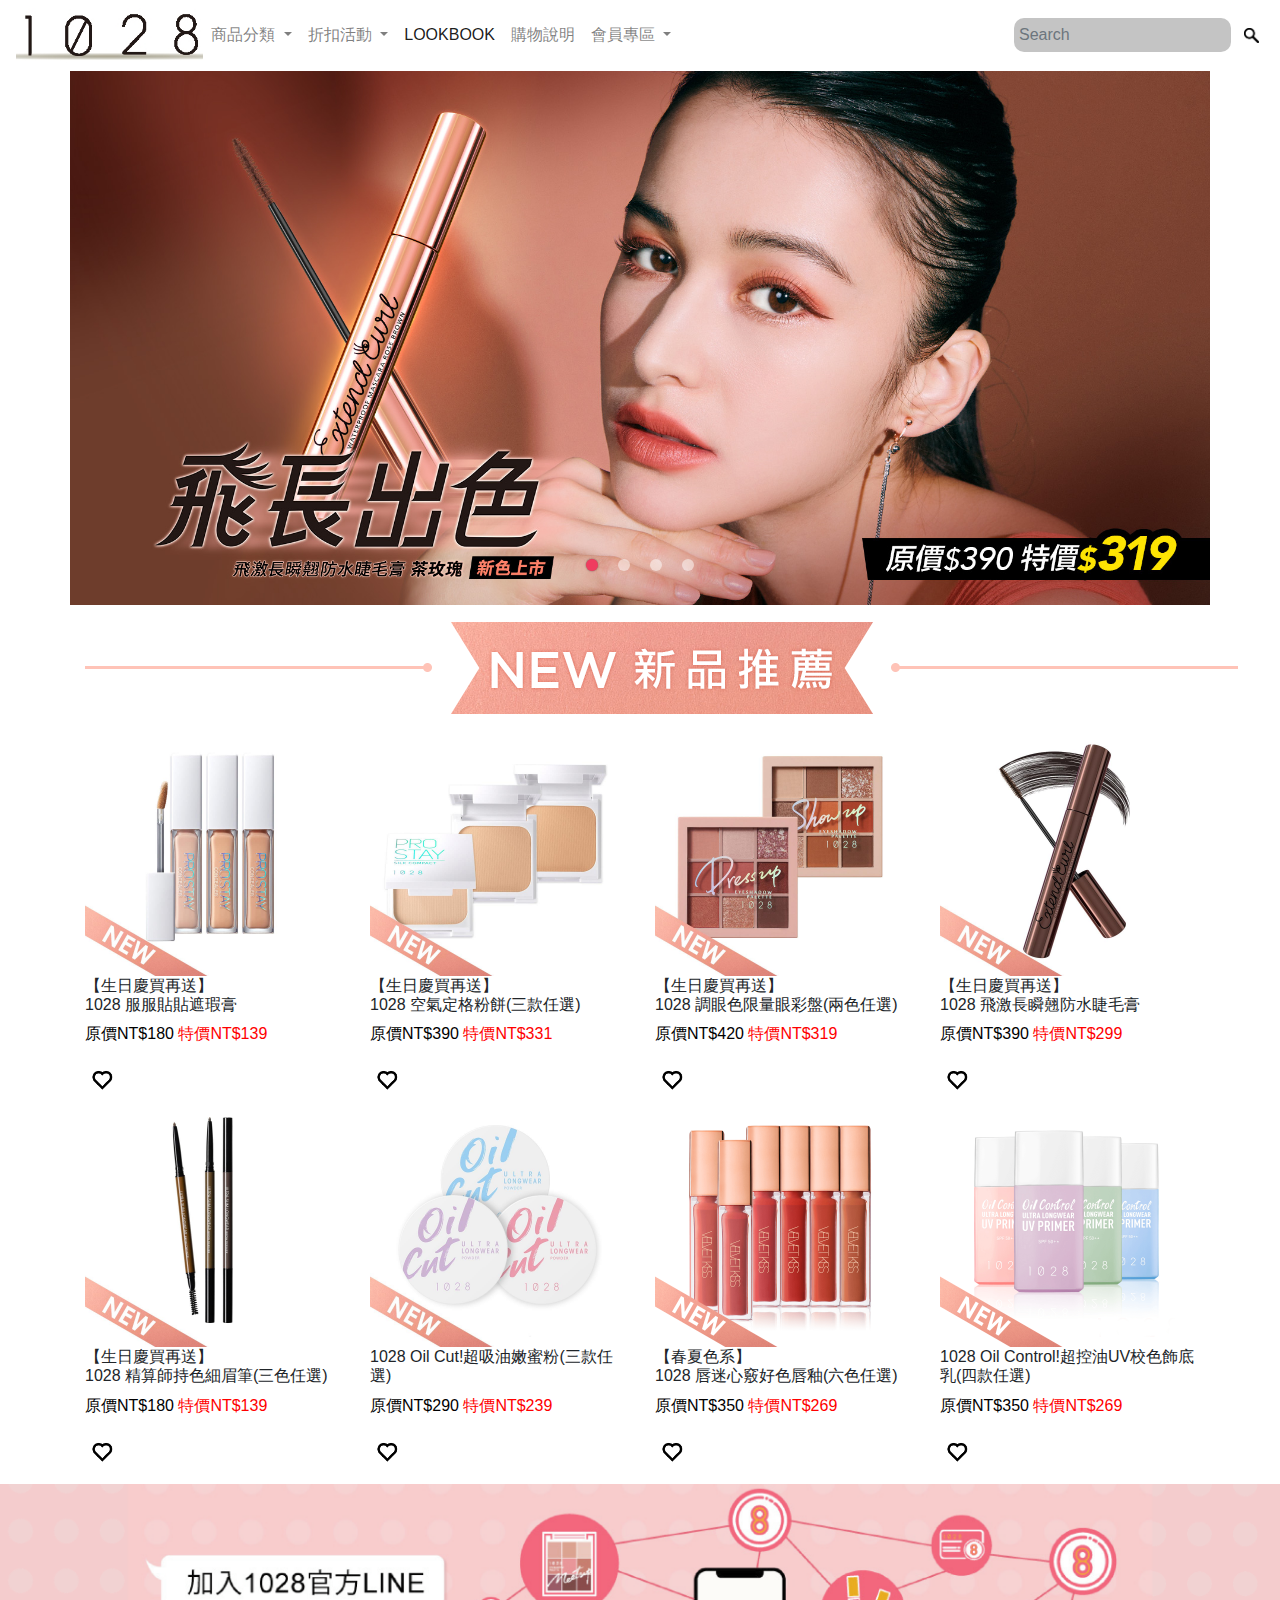
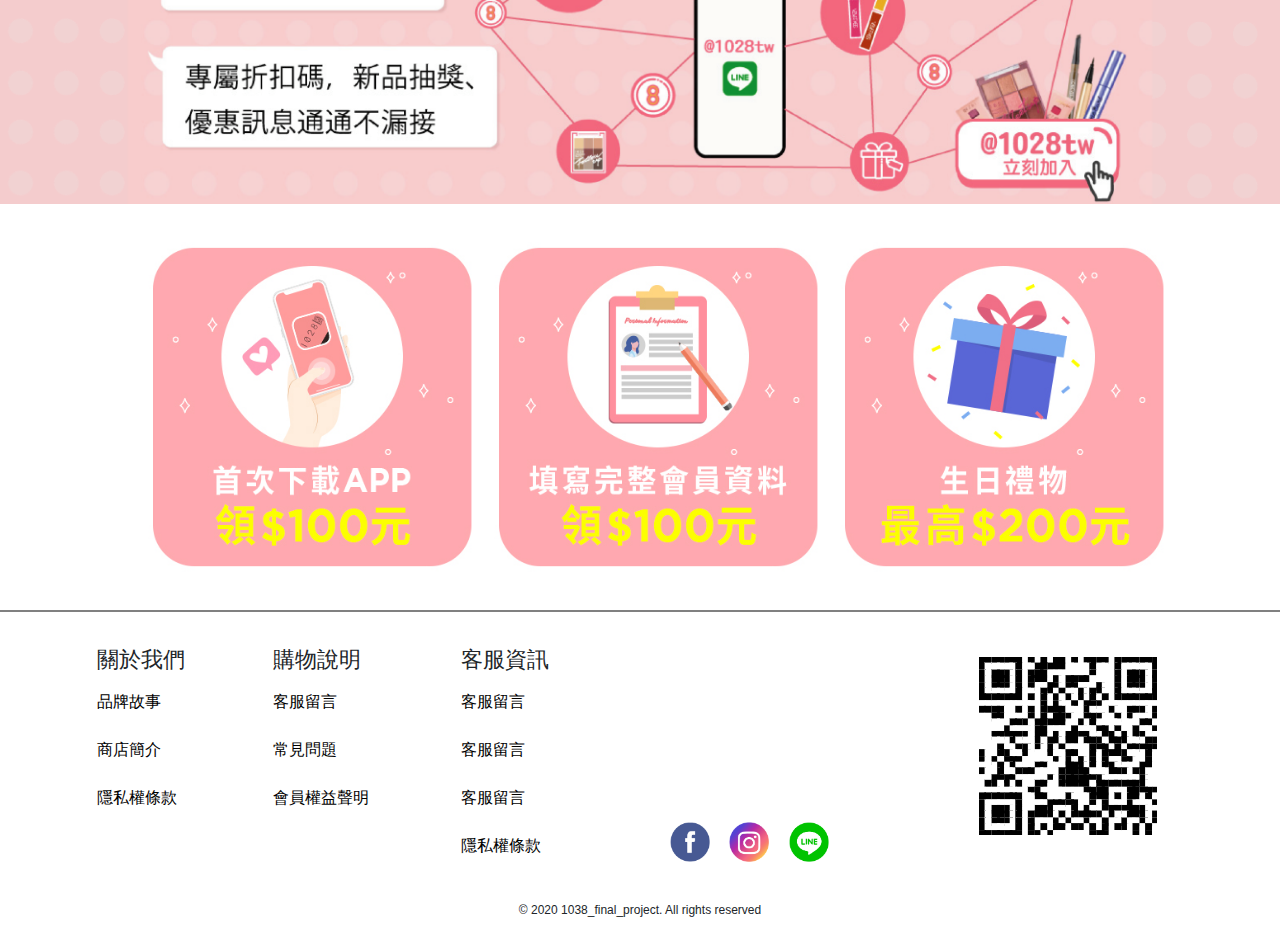
<file: index.html>
<!DOCTYPE html>
<!--[if lt IE 7]>      <html class="no-js lt-ie9 lt-ie8 lt-ie7"> <![endif]-->
<!--[if IE 7]>         <html class="no-js lt-ie9 lt-ie8"> <![endif]-->
<!--[if IE 8]>         <html class="no-js lt-ie9"> <![endif]-->
<!--[if gt IE 8]>      <html class="no-js"> <!--<![endif]-->
<html>

<head>
    <meta charset="utf-8">
    <meta http-equiv="X-UA-Compatible" content="IE=edge">
    <title></title>
    <meta name="description" content="">
    <meta name="viewport" content="width=device-width, initial-scale=1">
    <link rel="stylesheet" href="css/bootstrap-4.5.3-css/bootstrap.min.css">
    <link rel="stylesheet" href="css/style_Home.css">
</head>

<body>
    <!--[if lt IE 7]>
            <p class="browsehappy">You are using an <strong>outdated</strong> browser. Please <a href="#">upgrade your browser</a> to improve your experience.</p>
        <![endif]-->

    <nav class="dif-nav navbar navbar-expand-lg navbar-light">

        <div class="logo">
            <img src="img/LOGO.jpg" alt="">
        </div>

        <button class="navbar-toggler" type="button" data-toggle="collapse" data-target="#navbarSupportedContent"
            aria-controls="navbarSupportedContent" aria-expanded="false" aria-label="Toggle navigation">
            <span class="navbar-toggler-icon"></span>
        </button>
        <div class="collapse navbar-collapse" id="navbarSupportedContent">
            <ul class="navbar-nav mr-auto">
                <li class="nav-item dropdown">
                    <a class="nav-link dropdown-toggle" href="product.html" id="navbarDropdown" role="button"
                        data-toggle="dropdown" aria-haspopup="true" aria-expanded="false">
                        商品分類
                    </a>
                    <div class="dropdown-menu" aria-labelledby="navbarDropdown">
                        <a class="dropdown-item" href="product.html">❀底妝</a>
                        <a class="dropdown-item" href="#">❀眼妝</a>
                        <a class="dropdown-item" href="#">❀唇頰</a>
                        <a class="dropdown-item" href="#">❀洗卸</a>
                        <a class="dropdown-item" href="#">❀保養</a>
                    </div>
                </li>
                <li class="nav-item dropdown">
                    <a class="nav-link dropdown-toggle" href="#" id="navbarDropdown" role="button"
                        data-toggle="dropdown" aria-haspopup="true" aria-expanded="false">
                        折扣活動
                    </a>
                    <div class="dropdown-menu" aria-labelledby="navbarDropdown">
                        <a class="dropdown-item" href="#">【12th生日慶🎂】天天搶$28</a>
                        <a class="dropdown-item" href="#">【限時搶購】全館滿額贈好禮</a>
                        <a class="dropdown-item" href="#">【12th 生日慶】加碼買再送！</a>
                        <a class="dropdown-item" href="#">【APP獨享】限量搶$99up</a>
                        <a class="dropdown-item" href="#">【可愛爆棚】泡泡先生系列</a>
                    </div>
                </li>
                <li class="nav-item active">
                    <a class="nav-link" href="lookbook.html">LOOKBOOK <span class="sr-only">(current)</span></a>
                </li>
                <li class="nav-item">
                    <a class="nav-link" href="s_product.html">購物說明</a>
                </li>
                <li class="nav-item dropdown">
                    <a class="nav-link dropdown-toggle" href="#" id="navbarDropdown" role="button"
                        data-toggle="dropdown" aria-haspopup="true" aria-expanded="false">
                        會員專區
                    </a>
                    <div class="dropdown-menu" aria-labelledby="navbarDropdown">
                        <a class="dropdown-item" href="#">登錄</a>
                        <a class="dropdown-item" href="#">註冊</a>
                        <div class="dropdown-divider"></div>
                        <a class="dropdown-item" href="#">購物車(0)</a>
                        <a class="dropdown-item" href="#">心願清單心願清單(0)</a>
                    </div>
                </li>

            </ul>
            <form class="form-inline my-2 my-lg-0">
                <input class="dif-search form-control mr-sm-2" type="search" placeholder="Search" aria-label="Search">
                <a type="submit">
                    <img class="search" src="img/icon/search.png" alt="">
                </a>
                </input>
            </form>
    </nav>
    <div class="slidebox">
        <div class="img-slider container">
            <div class="slide active">
                <img src="img/slider/new_slider_01.jpg" alt="">
            </div>
            <div class="slide">
                <img src="img/slider/new_slider_02.jpg" alt="">
            </div>
            <div class="slide">
                <img src="img/slider/new_slider_03.jpg" alt="">
            </div>
            <div class="slide">
                <img src="img/slider/new_slider_04.jpg" alt="">
            </div>
            <div class="navigation">
                <div class="dif-btn active"></div>
                <div class="dif-btn"></div>
                <div class="dif-btn"></div>
                <div class="dif-btn"></div>
            </div>
        </div>
    </div>
    <div class="line-con container">
        <img class="middle-line" src="img/newline.png" alt="">
    </div>
    <div class="new-product container">
        <div class="row">
            <div class="col col-md- col-sm-">
                <img class="new-product" src="img/new_01.jpg" alt="">
                <div class="content">
                    <h6>【生日慶買再送】<br>1028 服服貼貼遮瑕膏</h6>
                    <p><span style="color: black">原價NT$180&nbsp;</span><span style="color: red">特價NT$139</span> </p>
                </div>
                <div class="like">
                    <img class="like" src="img/icon/icon_03(1).png" alt="">
                </div>
            </div>
            <div class="col col-md- col-sm-">
                <img class="new-product" src="img/new_02.jpg" alt="">
                <div class="content">
                    <h6>【生日慶買再送】<br>1028 空氣定格粉餅(三款任選)</h3>
                        <p><span style="color: black">原價NT$390&nbsp;</span><span style="color: red">特價NT$331</span> </p>
                </div>
                <div class="like">
                    <img class="like" src="img/icon/icon_03(1).png" alt="">
                </div>
            </div>
            <div class="col col-md- col-sm-">
                <img class="new-product" src="img/new_03.jpg" alt="">
                <div class="content">
                    <h6>【生日慶買再送】<br>1028 調眼色限量眼彩盤(兩色任選)</h3>
                        <p><span style="color: black">原價NT$420&nbsp;</span><span style="color: red">特價NT$319</span> </p>
                </div>
                <div class="like">
                    <img class="like" src="img/icon/icon_03(1).png" alt="">
                </div>
            </div>
            <div class="col col-md- col-sm-">
                <img class="new-product" src="img/new_04.jpg" alt="">
                <div class="content">
                    <h6>【生日慶買再送】<br>1028 飛激長瞬翹防水睫毛膏</h3>
                        <p><span style="color: black">原價NT$390&nbsp;</span><span style="color: red">特價NT$299</span> </p>
                </div>
                <div class="like">
                    <img class="like" src="img/icon/icon_03(1).png" alt="">
                </div>
            </div>
            <!-- </div> -->
            <!-- <div class="row"> -->
            <div class="col col-md- col-sm-">
                <img class="new-product" src="img/new_05.jpg" alt="">
                <div class="content">
                    <h6>【生日慶買再送】<br> 1028 精算師持色細眉筆(三色任選)</h3>
                        <p><span style="color: black">原價NT$180&nbsp;</span><span style="color: red">特價NT$139</span> </p>
                </div>
                <div class="like">
                    <img class="like" src="img/icon/icon_03(1).png" alt="">
                </div>
            </div>
            <div class="col col-md-">
                <img class="new-product" src="img/new_06.jpg" alt="">
                <div class="content">
                    <h6>1028 Oil Cut!超吸油嫩蜜粉(三款任選)</h3>
                        <p><span style="color: black">原價NT$290&nbsp;</span><span style="color: red">特價NT$239</span> </p>
                </div>
                <div class="like">
                    <img class="like" src="img/icon/icon_03(1).png" alt="">
                </div>
            </div>
            <div class="col col-md- col-sm-">
                <img class="new-product" src="img/new_07.png" alt="">
                <div class="content">
                    <h6>【春夏色系】<br>1028 唇迷心竅好色唇釉(六色任選)</h6>
                    <p><span style="color: black">原價NT$350&nbsp;</span><span style="color: red">特價NT$269</span> </p>
                </div>
                <div class="like">
                    <img class="like" src="img/icon/icon_03(1).png" alt="">
                </div>
            </div>
            <div class="col col-md- col-sm-">
                <img class="new-product" src="img/new_08.png" alt="">
                <div class="content">
                    <h6>1028 Oil Control!超控油UV校色飾底乳(四款任選)</h6>
                    <p><span style="color: black">原價NT$350&nbsp;</span><span style="color: red">特價NT$269</span> </p>
                </div>
                <div class="like">
                    <img class="like" src="img/icon/icon_03(1).png" alt="">
                </div>
            </div>
        </div>
    </div>
    <div class="line ">
        <img src="img/linepage.png" alt="">
    </div>
    <div class="bottom-con container">
        <div class="bottom_img">
            
                <div class="box-btm">
                <img src="img/APP_01.jpg" alt="">
            </div>
            <div class="box-btm">
                <img src="img/APP_02.jpg" alt="">
            </div>
            <div class="box-btm">
                <img src="img/APP_03.jpg" alt="">
            </div>

        </div>
    </div>
    <div class="lineb"></div> 
    <div class="footer">
        <div class="container">
            <div class="row">
                <div class="col-6">
                    <table class="table table-borderless">
                        <thead>
                          <tr>
                            <th scope="col">關於我們</th>
                            <th scope="col">購物說明</th>
                            <th scope="col">客服資訊</th>
                          </tr>
                        </thead>
                        <tbody>
                          <tr>
                            <td><a href="#">品牌故事</a></td>
                            <td><a href="#">客服留言</a></td>
                            <td><a href="#">客服留言</a></td>
                          </tr>
                          <tr>
                            <td><a href="#">商店簡介</a></td>
                            <td><a href="#">常見問題</a></td>
                            <td><a href="#">客服留言</a></td>
                          </tr>
                          <tr>
                            <td><a href="#">隱私權條款</a></td>
                            <td><a href="#">會員權益聲明</a></td>
                            <td><a href="#">客服留言</a></td>
                          </tr>
                          <tr>
                            <td></td>
                            <td></td>
                            <td><a href="#">隱私權條款</a></td>
                          </tr>
                        </tbody>
                      </table>
                </div>
                <div class="col">
                    <div class="box box-ic">
                        <img class="icon icon1" src="img/icon/icon_fb.png" alt="">
                        <img class="icon" src="img/icon/icon_ig.png" alt="">
                        <img class="icon" src="img/icon/icon_line.png" alt="">
                    </div>
                </div>
                <div class="col">
                    <div class="box-1">
                         <img class="qr" src="img/QRcode.png" alt="">
                    </div>
                </div>
            </div>
            <div class="footer_text">
                <p> © 2020 1038_final_project. All rights reserved</p>
             </div>
        </div>
    </div>   
    <div class="lineb2"></div> 
    <div class="footer-for-480">
        <div class="row">
            <div class="col">
                <div class="box480">
                    <img class="icon480" src="img/icon/icon_fb.png" alt="">
                    <img class="icon480" src="img/icon/icon_ig.png" alt="">
                    <img class="icon480" src="img/icon/icon_line.png" alt="">
                </div>
            </div>
            <div class="col">
                <div class="box480-1">
                     <img class="qr" src="img/QRcode.png" alt="">
                </div>
            </div>
        </div>
        <div class="footer_text">
           <p> © 2020 1038_final_project. All rights reserved</p>
        </div>
    </div>
        <script src="js/slide.js"></script>
        <script src="https://code.jquery.com/jquery-3.4.1.slim.min.js"
            integrity="sha384-J6qa4849blE2+poT4WnyKhv5vZF5SrPo0iEjwBvKU7imGFAV0wwj1yYfoRSJoZ+n"
            crossorigin="anonymous"></script>
        <script src="https://cdn.jsdelivr.net/npm/popper.js@1.16.0/dist/umd/popper.min.js"
            integrity="sha384-Q6E9RHvbIyZFJoft+2mJbHaEWldlvI9IOYy5n3zV9zzTtmI3UksdQRVvoxMfooAo"
            crossorigin="anonymous"></script>
        <script src="https://stackpath.bootstrapcdn.com/bootstrap/4.4.1/js/bootstrap.min.js"
            integrity="sha384-wfSDF2E50Y2D1uUdj0O3uMBJnjuUD4Ih7YwaYd1iqfktj0Uod8GCExl3Og8ifwB6"
            crossorigin="anonymous"></script>
</body>

</html>
</file>
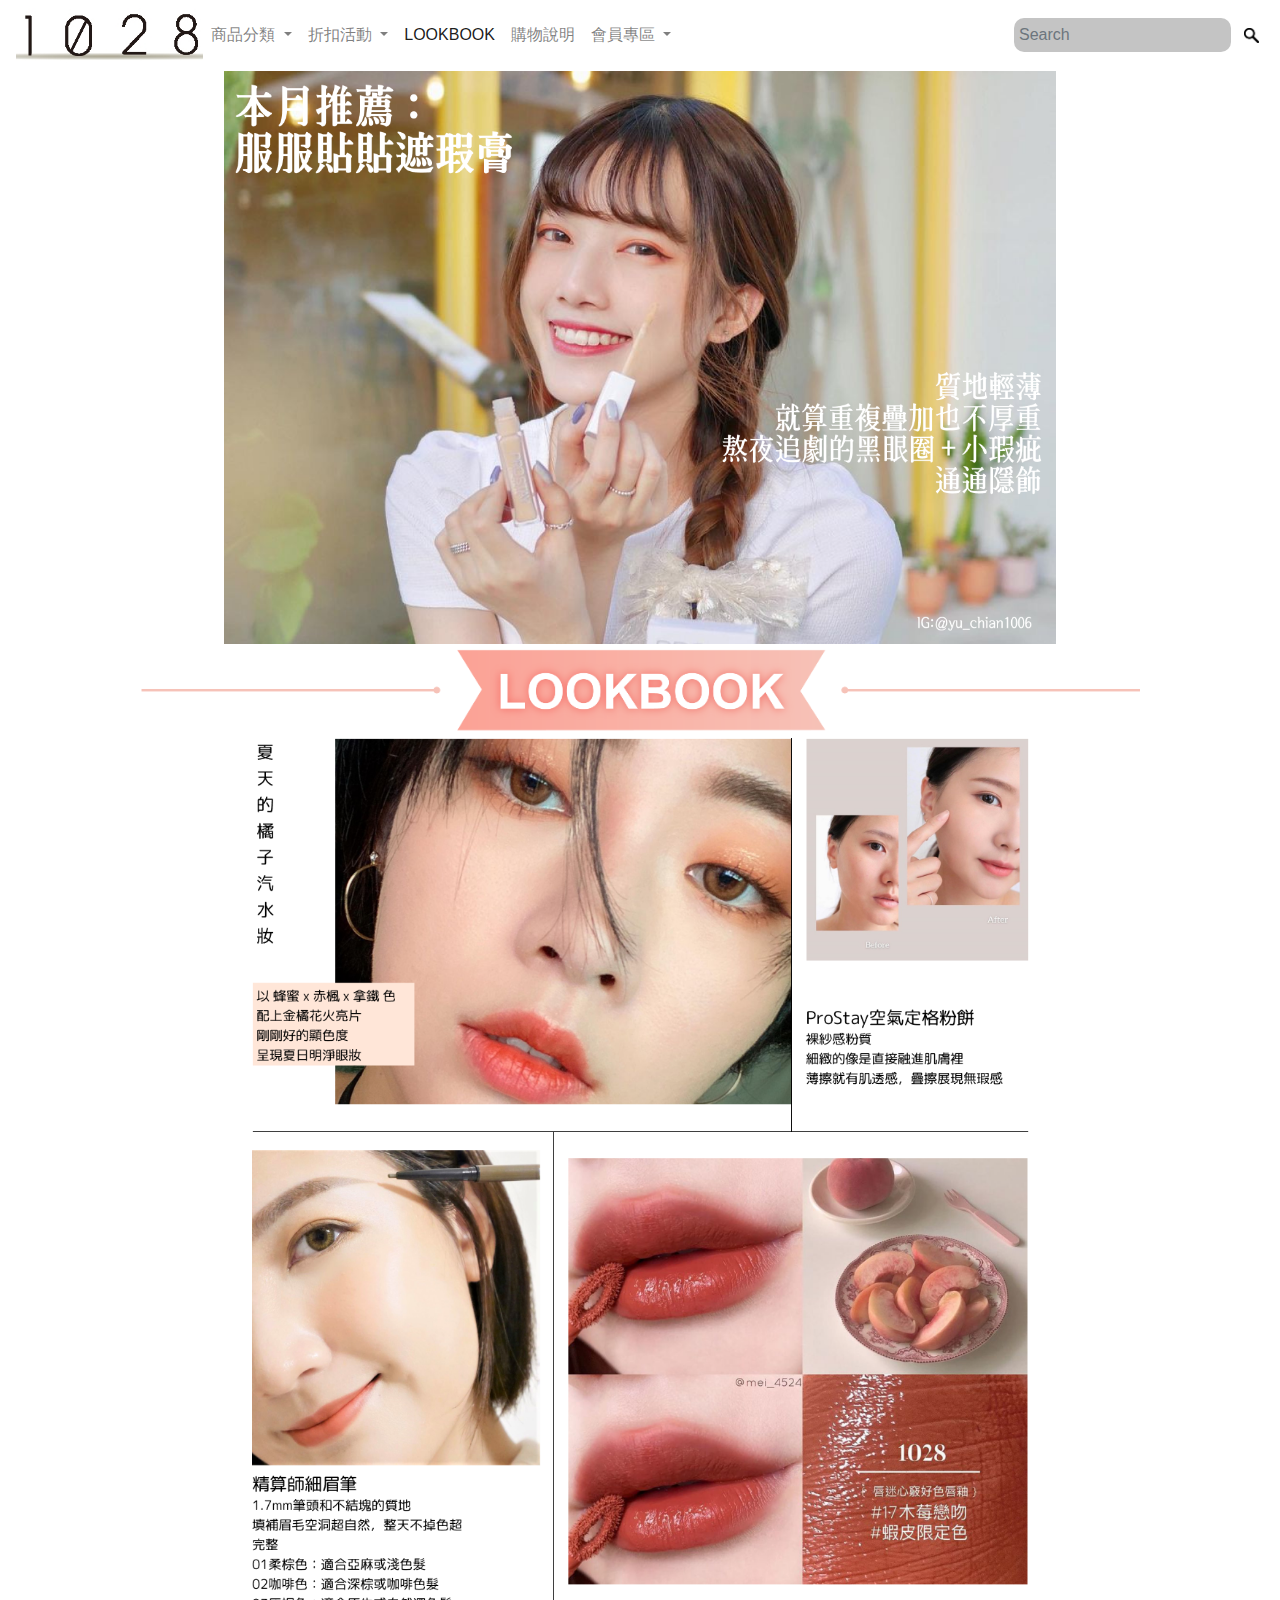
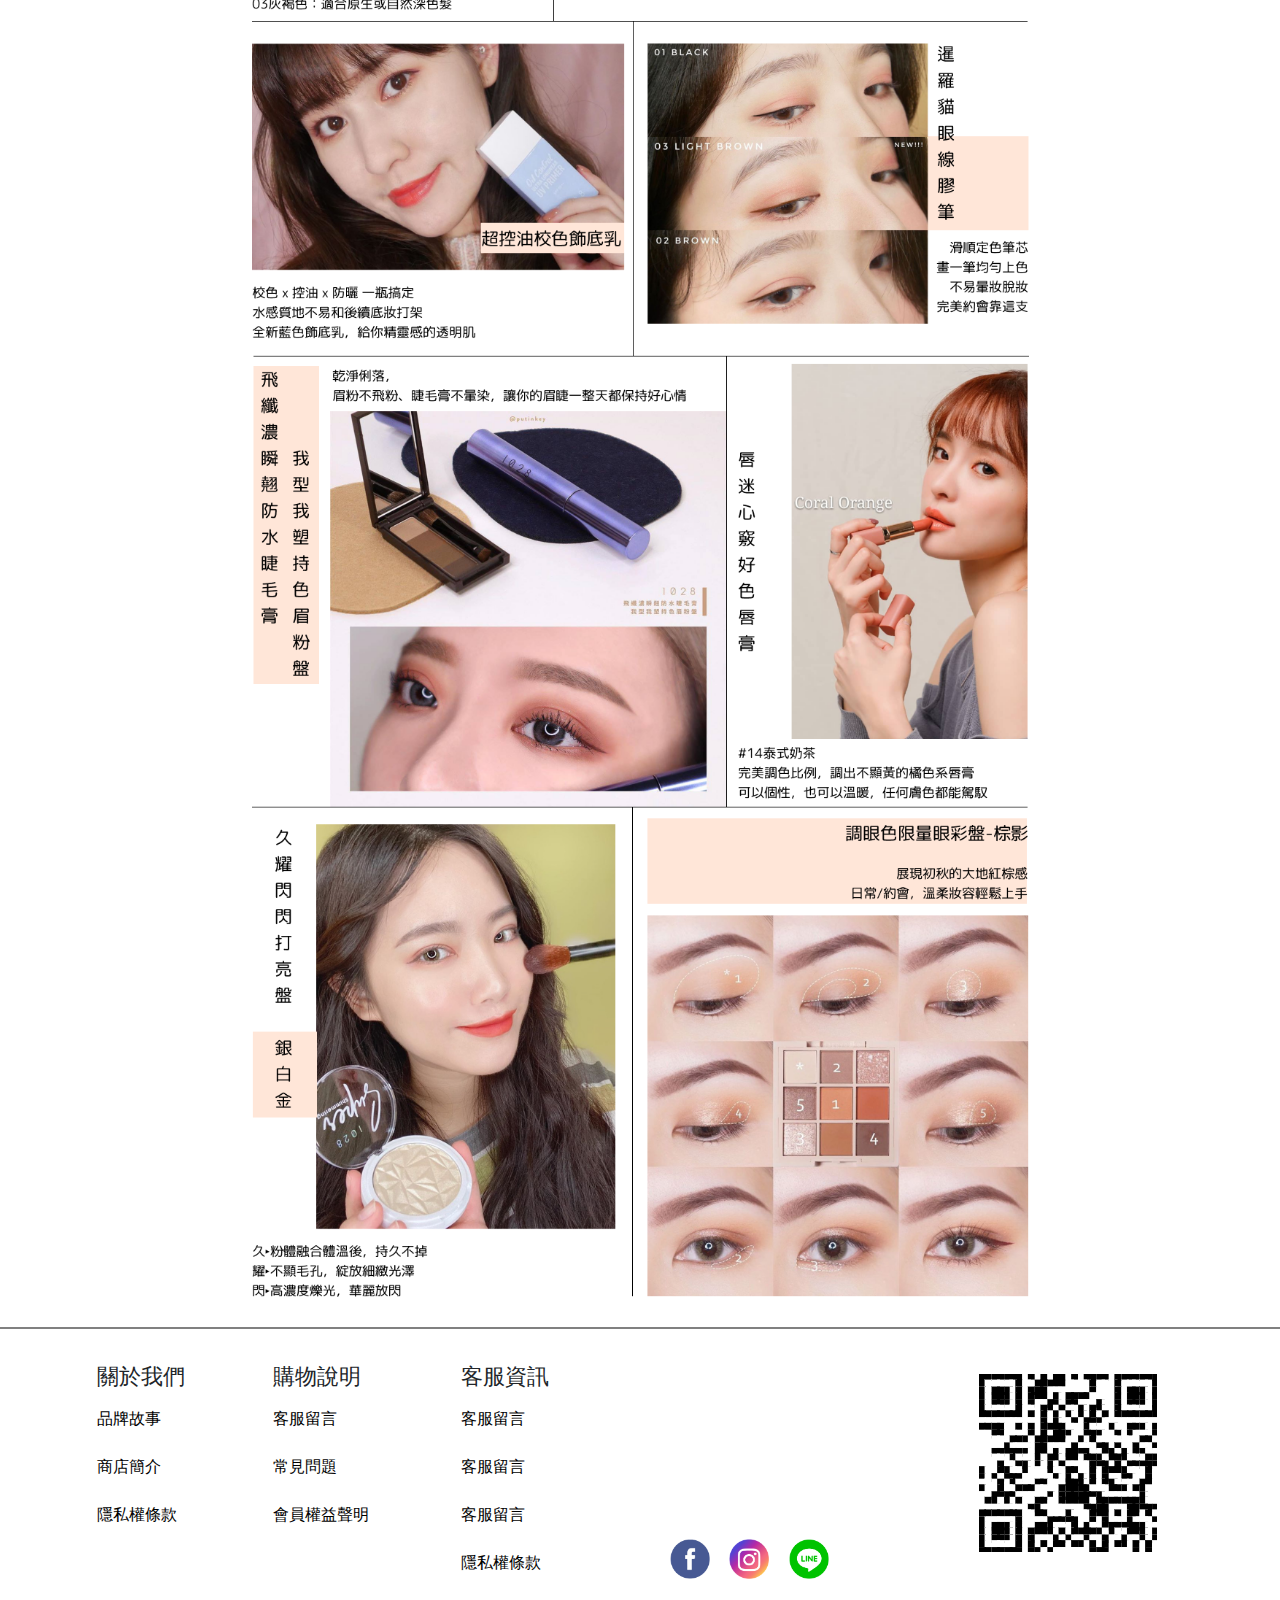
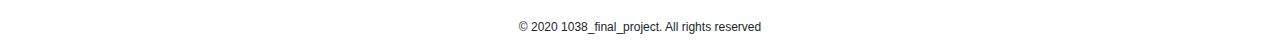
<file: lookbook.html>
<!DOCTYPE html>
<!--[if lt IE 7]>      <html class="no-js lt-ie9 lt-ie8 lt-ie7"> <![endif]-->
<!--[if IE 7]>         <html class="no-js lt-ie9 lt-ie8"> <![endif]-->
<!--[if IE 8]>         <html class="no-js lt-ie9"> <![endif]-->
<!--[if gt IE 8]>      <html class="no-js"> <!--<![endif]-->
<html>

<head>
    <meta charset="utf-8">
    <meta http-equiv="X-UA-Compatible" content="IE=edge">
    <title></title>
    <meta name="description" content="">
    <meta name="viewport" content="width=device-width, initial-scale=1">
    <link rel="stylesheet" href="css/bootstrap-4.5.3-css/bootstrap.min.css">
    <link rel="stylesheet" href="css/style_lookbook.css">
</head>

<body>
    <!--[if lt IE 7]>
            <p class="browsehappy">You are using an <strong>outdated</strong> browser. Please <a href="#">upgrade your browser</a> to improve your experience.</p>
        <![endif]-->

    <nav class="dif-nav navbar navbar-expand-lg navbar-light">

        <div class="logo">
            <a href="index.html"><img src="img/LOGO.jpg" alt=""></a>
            
        </div>

        <button class="navbar-toggler" type="button" data-toggle="collapse" data-target="#navbarSupportedContent"
            aria-controls="navbarSupportedContent" aria-expanded="false" aria-label="Toggle navigation">
            <span class="navbar-toggler-icon"></span>
        </button>
        <div class="collapse navbar-collapse" id="navbarSupportedContent">
            <ul class="navbar-nav mr-auto">
                <li class="nav-item dropdown">
                    <a class="nav-link dropdown-toggle" href="#" id="navbarDropdown" role="button"
                        data-toggle="dropdown" aria-haspopup="true" aria-expanded="false">
                        商品分類
                    </a>
                    <div class="dropdown-menu" aria-labelledby="navbarDropdown">
                        <a class="dropdown-item" href="product.html">❀底妝</a>
                        <a class="dropdown-item" href="">❀眼妝</a>
                        <a class="dropdown-item" href="#">❀唇頰</a>
                        <a class="dropdown-item" href="#">❀洗卸</a>
                        <a class="dropdown-item" href="#">❀保養</a>
                    </div>
                </li>
                <li class="nav-item dropdown">
                    <a class="nav-link dropdown-toggle" href="#" id="navbarDropdown" role="button"
                        data-toggle="dropdown" aria-haspopup="true" aria-expanded="false">
                        折扣活動
                    </a>
                    <div class="dropdown-menu" aria-labelledby="navbarDropdown">
                        <a class="dropdown-item" href="#">【12th生日慶🎂】天天搶$28</a>
                        <a class="dropdown-item" href="#">【限時搶購】全館滿額贈好禮</a>
                        <a class="dropdown-item" href="#">【12th 生日慶】加碼買再送！</a>
                        <a class="dropdown-item" href="#">【APP獨享】限量搶$99up</a>
                        <a class="dropdown-item" href="#">【可愛爆棚】泡泡先生系列</a>
                    </div>
                </li>
                <li class="nav-item active">
                    <a class="nav-link" href="#">LOOKBOOK <span class="sr-only">(current)</span></a>
                </li>
                <li class="nav-item">
                    <a class="nav-link" href="notice.html">購物說明</a>
                </li>
                <li class="nav-item dropdown">
                    <a class="nav-link dropdown-toggle" href="#" id="navbarDropdown" role="button"
                        data-toggle="dropdown" aria-haspopup="true" aria-expanded="false">
                        會員專區
                    </a>
                    <div class="dropdown-menu" aria-labelledby="navbarDropdown">
                        <a class="dropdown-item" href="#">登錄</a>
                        <a class="dropdown-item" href="#">註冊</a>
                        <div class="dropdown-divider"></div>
                        <a class="dropdown-item" href="#">購物車(0)</a>
                        <a class="dropdown-item" href="#">心願清單心願清單(0)</a>
                    </div>
                </li>

            </ul>
            <form class="form-inline my-2 my-lg-0">
                <input class="dif-search form-control mr-sm-2" type="search" placeholder="Search" aria-label="Search">
                <a type="submit">
                    <img class="search" src="img/icon/search.png" alt="">
                </a>
                </input>
            </form>
    </nav>
    <div class="container">
        <img class="cover" src="img/lookbook/cover.png" alt="">
    </div>
    <div class="container">
        <img class="mid-line" src="img/lookbook/lb_line.png" alt="">
    </div>
   <div class="container">
       <img class="lb" src="img/lookbook/NEW_LOOKBOOK/Lookbook.png" alt="">
   </div>
    
    <div class="lineb"></div> 
    <div class="footer">
        <div class="container">
            <div class="row">
                <div class="col-6">
                    <table class="table table-borderless">
                        <thead>
                          <tr>
                            <th scope="col">關於我們</th>
                            <th scope="col">購物說明</th>
                            <th scope="col">客服資訊</th>
                          </tr>
                        </thead>
                        <tbody>
                          <tr>
                            <td><a href="#">品牌故事</a></td>
                            <td><a href="#">客服留言</a></td>
                            <td><a href="#">客服留言</a></td>
                          </tr>
                          <tr>
                            <td><a href="#">商店簡介</a></td>
                            <td><a href="#">常見問題</a></td>
                            <td><a href="#">客服留言</a></td>
                          </tr>
                          <tr>
                            <td><a href="#">隱私權條款</a></td>
                            <td><a href="#">會員權益聲明</a></td>
                            <td><a href="#">客服留言</a></td>
                          </tr>
                          <tr>
                            <td></td>
                            <td></td>
                            <td><a href="#">隱私權條款</a></td>
                          </tr>
                        </tbody>
                      </table>
                </div>
                <div class="col">
                    <div class="box box-ic">
                        <img class="icon icon1" src="img/icon/icon_fb.png" alt="">
                        <img class="icon" src="img/icon/icon_ig.png" alt="">
                        <img class="icon" src="img/icon/icon_line.png" alt="">
                    </div>
                </div>
                <div class="col">
                    <div class="box-1">
                         <img class="qr" src="img/QRcode.png" alt="">
                    </div>
                </div>
            </div>
            <div class="footer_text">
                <p> © 2020 1038_final_project. All rights reserved</p>
             </div>
        </div>
    </div>   
    <div class="lineb2"></div> 
    <div class="footer-for-480">
        <div class="row">
            <div class="col">
                <div class="box480">
                    <img class="icon480" src="img/icon/icon_fb.png" alt="">
                    <img class="icon480" src="img/icon/icon_ig.png" alt="">
                    <img class="icon480" src="img/icon/icon_line.png" alt="">
                </div>
            </div>
            <div class="col">
                <div class="box480-1">
                     <img class="qr" src="img/QRcode.png" alt="">
                </div>
            </div>
        </div>
        <div class="footer_text">
           <p> © 2020 1038_final_project. All rights reserved</p>
        </div>
    </div>
        <script src="js/slide.js"></script>
        <script src="https://code.jquery.com/jquery-3.4.1.slim.min.js"
            integrity="sha384-J6qa4849blE2+poT4WnyKhv5vZF5SrPo0iEjwBvKU7imGFAV0wwj1yYfoRSJoZ+n"
            crossorigin="anonymous"></script>
        <script src="https://cdn.jsdelivr.net/npm/popper.js@1.16.0/dist/umd/popper.min.js"
            integrity="sha384-Q6E9RHvbIyZFJoft+2mJbHaEWldlvI9IOYy5n3zV9zzTtmI3UksdQRVvoxMfooAo"
            crossorigin="anonymous"></script>
        <script src="https://stackpath.bootstrapcdn.com/bootstrap/4.4.1/js/bootstrap.min.js"
            integrity="sha384-wfSDF2E50Y2D1uUdj0O3uMBJnjuUD4Ih7YwaYd1iqfktj0Uod8GCExl3Og8ifwB6"
            crossorigin="anonymous"></script>
</body>

</html>
</file>
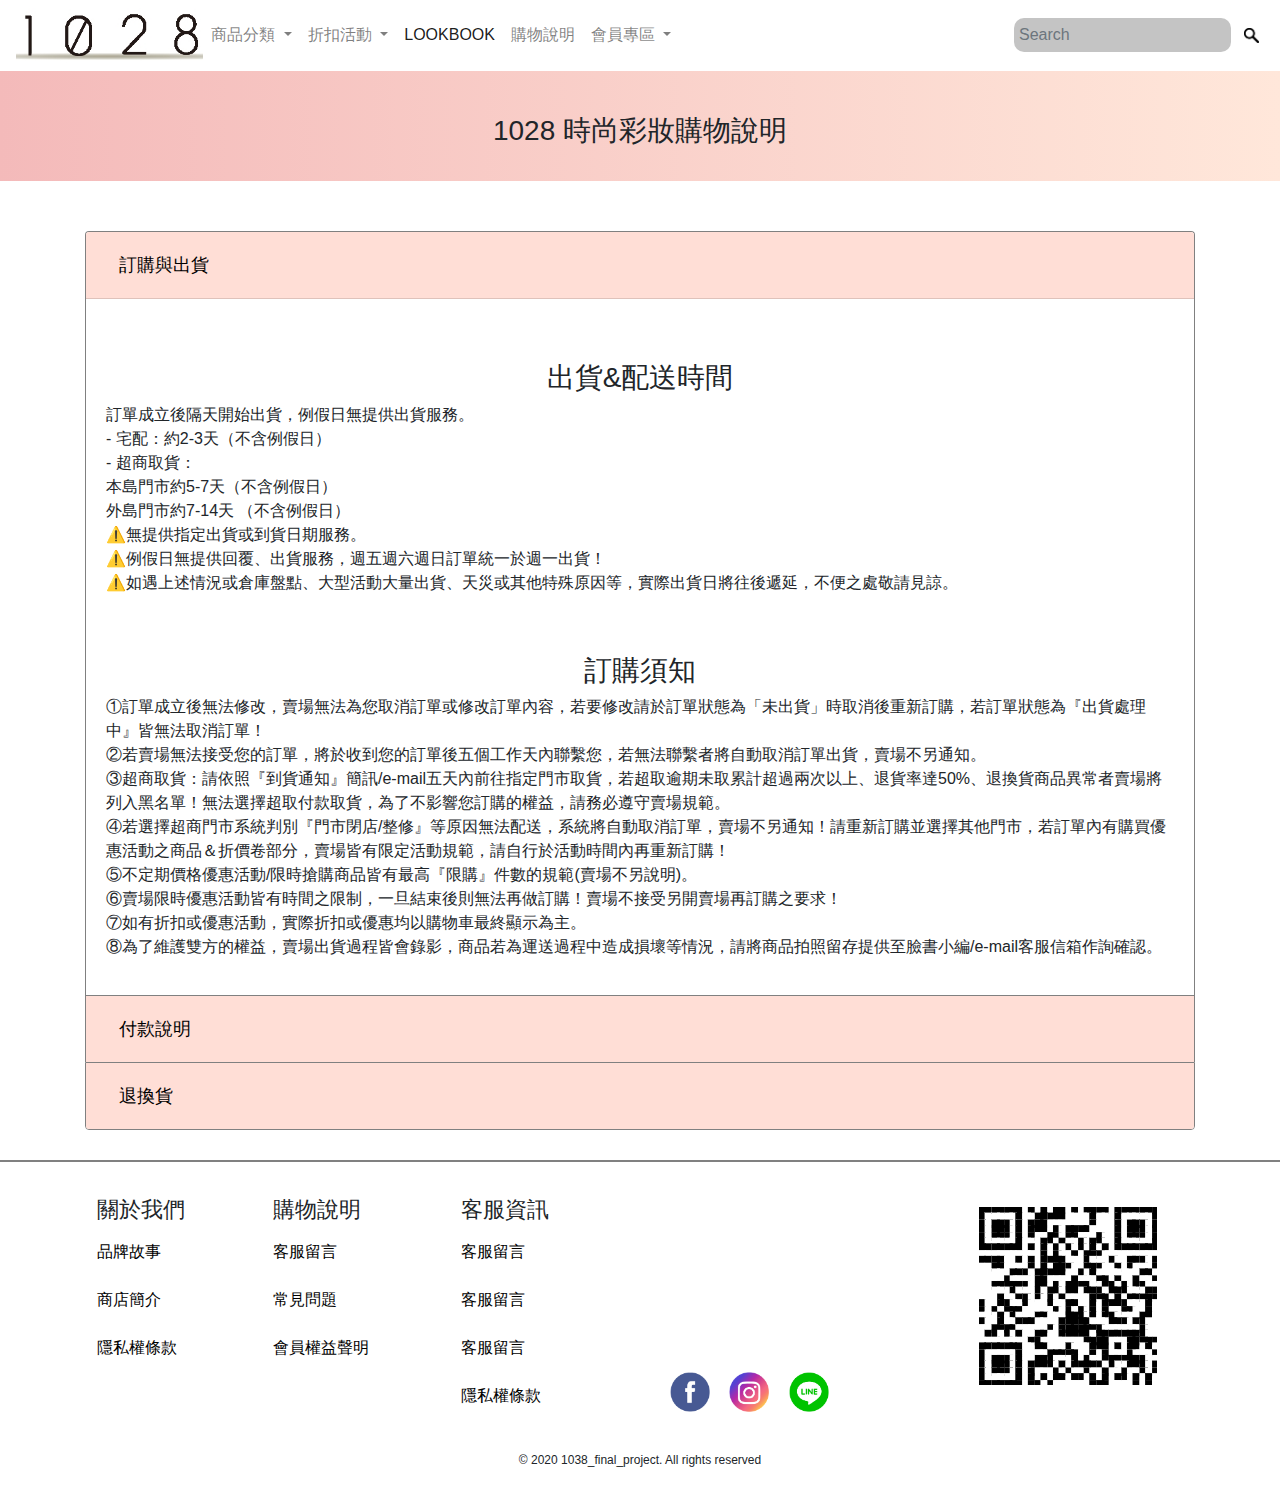
<file: notice.html>
<!DOCTYPE html>
<!--[if lt IE 7]>      <html class="no-js lt-ie9 lt-ie8 lt-ie7"> <![endif]-->
<!--[if IE 7]>         <html class="no-js lt-ie9 lt-ie8"> <![endif]-->
<!--[if IE 8]>         <html class="no-js lt-ie9"> <![endif]-->
<!--[if gt IE 8]>      <html class="no-js"> <!--<![endif]-->
<html>

<head>
    <meta charset="utf-8">
    <meta http-equiv="X-UA-Compatible" content="IE=edge">
    <title></title>
    <meta name="description" content="">
    <meta name="viewport" content="width=device-width, initial-scale=1">
    <link rel="stylesheet" href="css/bootstrap-4.5.3-css/bootstrap.min.css">
    <link rel="stylesheet" href="css/style_notice.css">
</head>

<body>
    <!--[if lt IE 7]>
            <p class="browsehappy">You are using an <strong>outdated</strong> browser. Please <a href="#">upgrade your browser</a> to improve your experience.</p>
        <![endif]-->

    <nav class="dif-nav navbar navbar-expand-lg navbar-light">

        <div class="logo">
            <a href="index.html"><img src="img/LOGO.jpg" alt=""></a>
            
        </div>

        <button class="navbar-toggler" type="button" data-toggle="collapse" data-target="#navbarSupportedContent"
            aria-controls="navbarSupportedContent" aria-expanded="false" aria-label="Toggle navigation">
            <span class="navbar-toggler-icon"></span>
        </button>
        <div class="collapse navbar-collapse" id="navbarSupportedContent">
            <ul class="navbar-nav mr-auto">
                <li class="nav-item dropdown">
                    <a class="nav-link dropdown-toggle" href="#" id="navbarDropdown" role="button"
                        data-toggle="dropdown" aria-haspopup="true" aria-expanded="false">
                        商品分類
                    </a>
                    <div class="dropdown-menu" aria-labelledby="navbarDropdown">
                        <a class="dropdown-item" href="product.html">❀底妝</a>
                        <a class="dropdown-item" href="">❀眼妝</a>
                        <a class="dropdown-item" href="#">❀唇頰</a>
                        <a class="dropdown-item" href="#">❀洗卸</a>
                        <a class="dropdown-item" href="#">❀保養</a>
                    </div>
                </li>
                <li class="nav-item dropdown">
                    <a class="nav-link dropdown-toggle" href="#" id="navbarDropdown" role="button"
                        data-toggle="dropdown" aria-haspopup="true" aria-expanded="false">
                        折扣活動
                    </a>
                    <div class="dropdown-menu" aria-labelledby="navbarDropdown">
                        <a class="dropdown-item" href="#">【12th生日慶🎂】天天搶$28</a>
                        <a class="dropdown-item" href="#">【限時搶購】全館滿額贈好禮</a>
                        <a class="dropdown-item" href="#">【12th 生日慶】加碼買再送！</a>
                        <a class="dropdown-item" href="#">【APP獨享】限量搶$99up</a>
                        <a class="dropdown-item" href="#">【可愛爆棚】泡泡先生系列</a>
                    </div>
                </li>
                <li class="nav-item active">
                    <a class="nav-link" href="lookbook.html">LOOKBOOK <span class="sr-only">(current)</span></a>
                </li>
                <li class="nav-item">
                    <a class="nav-link" href="#">購物說明</a>
                </li>
                <li class="nav-item dropdown">
                    <a class="nav-link dropdown-toggle" href="#" id="navbarDropdown" role="button"
                        data-toggle="dropdown" aria-haspopup="true" aria-expanded="false">
                        會員專區
                    </a>
                    <div class="dropdown-menu" aria-labelledby="navbarDropdown">
                        <a class="dropdown-item" href="#">登錄</a>
                        <a class="dropdown-item" href="#">註冊</a>
                        <div class="dropdown-divider"></div>
                        <a class="dropdown-item" href="#">購物車(0)</a>
                        <a class="dropdown-item" href="#">心願清單心願清單(0)</a>
                    </div>
                </li>

            </ul>
            <form class="form-inline my-2 my-lg-0">
                <input class="dif-search form-control mr-sm-2" type="search" placeholder="Search" aria-label="Search">
                <a type="submit">
                    <img class="search" src="img/icon/search.png" alt="">
                </a>
                </input>
            </form>
    </nav>
    <div class="notice-line">
        <h3>1028 時尚彩妝購物說明</h3>
        <h4>1028 時尚彩妝購物說明</h4>
    </div>
    <div class="container">
        <div class="accordion" id="accordionExample">
            <div class="card">
              <div class="card-header" id="headingOne">
                <h2 class="mb-0">
                  <button class="btn btn-link" type="button" data-toggle="collapse" data-target="#collapseOne" aria-expanded="true" aria-controls="collapseOne">
                    訂購與出貨
                  </button>
                </h2>
              </div>
          
              <div id="collapseOne" class="collapse show" aria-labelledby="headingOne" data-parent="#accordionExample">
                <div class="card-body">
                    <h3>出貨&配送時間</h3>
                    <p>訂單成立後隔天開始出貨，例假日無提供出貨服務。<br>
                        - 宅配：約2-3天（不含例假日）<br>
                        - 超商取貨：<br>
                        本島門市約5-7天（不含例假日）<br>
                        外島門市約7-14天 （不含例假日）<br>
                        ⚠️無提供指定出貨或到貨日期服務。<br>
                        ⚠️例假日無提供回覆、出貨服務，週五週六週日訂單統一於週一出貨！<br>
                        ⚠️如遇上述情況或倉庫盤點、大型活動大量出貨、天災或其他特殊原因等，實際出貨日將往後遞延，不便之處敬請見諒。</p>
                    <h3>訂購須知</h3>
                    <p>①訂單成立後無法修改，賣場無法為您取消訂單或修改訂單內容，若要修改請於訂單狀態為「未出貨」時取消後重新訂購，若訂單狀態為『出貨處理中』皆無法取消訂單！<br>
                        ②若賣場無法接受您的訂單，將於收到您的訂單後五個工作天內聯繫您，若無法聯繫者將自動取消訂單出貨，賣場不另通知。<br>
                        ③超商取貨：請依照『到貨通知』簡訊/e-mail五天內前往指定門市取貨，若超取逾期未取累計超過兩次以上、退貨率達50%、退換貨商品異常者賣場將列入黑名單！無法選擇超取付款取貨，為了不影響您訂購的權益，請務必遵守賣場規範。<br>
                        ④若選擇超商門市系統判別『門市閉店/整修』等原因無法配送，系統將自動取消訂單，賣場不另通知！請重新訂購並選擇其他門市，若訂單內有購買優惠活動之商品＆折價卷部分，賣場皆有限定活動規範，請自行於活動時間內再重新訂購！<br>
                        ⑤不定期價格優惠活動/限時搶購商品皆有最高『限購』件數的規範(賣場不另說明)。<br>
                        ⑥賣場限時優惠活動皆有時間之限制，一旦結束後則無法再做訂購！賣場不接受另開賣場再訂購之要求！<br>
                        ⑦如有折扣或優惠活動，實際折扣或優惠均以購物車最終顯示為主。<br>
                        ⑧為了維護雙方的權益，賣場出貨過程皆會錄影，商品若為運送過程中造成損壞等情況，請將商品拍照留存提供至臉書小編/e-mail客服信箱作詢確認。
                    </p>
                </div>
              </div>
            </div>
            <div class="card">
              <div class="card-header" id="headingTwo">
                <h2 class="mb-0">
                  <button class="btn btn-link collapsed" type="button" data-toggle="collapse" data-target="#collapseTwo" aria-expanded="false" aria-controls="collapseTwo">
                    付款說明
                  </button>
                </h2>
              </div>
              <div id="collapseTwo" class="collapse" aria-labelledby="headingTwo" data-parent="#accordionExample">
                <div class="card-body">
                    <h3>付款方式</h3>
                <p>- 信用卡，無提供分期付款<br>
                    - 超商付款<br>
                    - ATM轉帳<br>
                    - LINE Pay
                </p>
                <p>
                    ⚠️如有訂單付款、退款 、發票等相關問題，請致電91APP客服專線：02-55756800。<br>
                    ⚠️使用上若有疑問，請撥打街口客服：(02)8771-7212。<br>
                    ⚠️LINE Pay (付款中斷系統將自動取消訂單，請待跳轉完成再離開頁面)使用上若有疑問，<br>
                    請填表單詢問LINE客服：https://contact-cc.line.me/zh-hant/<br>
                    ⚠️無提供分期、宅配貨到付款，如接獲可疑來電，請聯繫客服或撥打反詐騙專線165求證。
                </p>  
                <h3>折價券使用說明</h3>
                <p>①每筆訂單使用一張折價卷。<br>
                    ②取消訂單無法恢復折價劵，訂購前務必確認後再下單。<br>
                    ③折價金額依比例平均分配至購物車內商品（不適用折價券品項除外）。<br>
                    ④實際折扣或優惠內容均以購物車最終顯示為主。<br>
                    </p>  
                </div>
              </div>
            </div>
            <div class="card">
              <div class="card-header" id="headingThree">
                <h2 class="mb-0">
                  <button class="btn btn-link collapsed" type="button" data-toggle="collapse" data-target="#collapseThree" aria-expanded="false" aria-controls="collapseThree">
                    退換貨
                  </button>
                </h2>
              </div>
              <div id="collapseThree" class="collapse" aria-labelledby="headingThree" data-parent="#accordionExample">
                <div class="card-body">
                   
                    <h3>【換貨】僅提供瑕疵換貨！</h3>
                    <p>①收到商品請先確認是否有誤，若發現瑕疵/破損/訂單短缺之情形，請於七日內於「我的帳戶→ 訂單查詢→我要換貨→輸入您的換貨原因→ 進行來回件換貨(最晚一週時間，請耐心等候)」<br>
                        ②訂單皆為消費者自行選擇『色號』並做下單之動作，訂單一旦成立表示同意此賣場規範，非瑕疵/破損/訂單短缺之情形皆為無法提供換貨(若申請換色將自動取消換貨申請)。<br>
                        ③針對寄錯/瑕疵商品：只能更換訂單同款同色商品。<br>
                        ⚠️請將換貨商品做簡易包裝待宅配人員前往換貨，宅配人員將與您聯繫！<br>
                        ⚠️一旦申請換貨後，恕無法接受辦理退貨。</p>
                    <h3>【退貨】提供宅配/超商退貨</h3> 
                    <p>
                        ①退貨需整筆訂單一併退貨（包含贈品），不可單獨退件。<br>
                        ②退貨必須為未拆封之商品，並保持商品原始包裝及活動贈品，若發現異常者將列入黑名單。<br>
                        ③請於七日內登錄「我的帳戶→訂單查詢→點選要我要退貨→將會派車前往取件(最晚二週時間！請耐心等候) → 宅配人員前往收取退貨商品 (退貨申請時務必填寫完整聯繫方式)→ 賣場確認收退商品後才會進行『退款』作業流程。<br>
                        ④請保留退貨單據至退款完成！<br>
                        ⑤退款皆由系統商：91APP系統商處理，<br>
                        如有問題請撥打91APP客服專線詢問(02)5575-6800。<br>
                        週一～週五 09:00a ~ 12:30pm , 13:30pm ~ 18:00pm。
                    </p>      
                </div>
              </div>
            </div>  
        </div>
        
    </div>
    
    <div class="lineb"></div> 
    <div class="footer">
        <div class="container">
            <div class="row">
                <div class="col-6">
                    <table class="table table-borderless">
                        <thead>
                          <tr>
                            <th scope="col">關於我們</th>
                            <th scope="col">購物說明</th>
                            <th scope="col">客服資訊</th>
                          </tr>
                        </thead>
                        <tbody>
                          <tr>
                            <td><a href="#">品牌故事</a></td>
                            <td><a href="#">客服留言</a></td>
                            <td><a href="#">客服留言</a></td>
                          </tr>
                          <tr>
                            <td><a href="#">商店簡介</a></td>
                            <td><a href="#">常見問題</a></td>
                            <td><a href="#">客服留言</a></td>
                          </tr>
                          <tr>
                            <td><a href="#">隱私權條款</a></td>
                            <td><a href="#">會員權益聲明</a></td>
                            <td><a href="#">客服留言</a></td>
                          </tr>
                          <tr>
                            <td></td>
                            <td></td>
                            <td><a href="#">隱私權條款</a></td>
                          </tr>
                        </tbody>
                      </table>
                </div>
                <div class="col">
                    <div class="box box-ic">
                        <img class="icon icon1" src="img/icon/icon_fb.png" alt="">
                        <img class="icon" src="img/icon/icon_ig.png" alt="">
                        <img class="icon" src="img/icon/icon_line.png" alt="">
                    </div>
                </div>
                <div class="col">
                    <div class="box-1">
                         <img class="qr" src="img/QRcode.png" alt="">
                    </div>
                </div>
            </div>
            <div class="footer_text">
                <p> © 2020 1038_final_project. All rights reserved</p>
             </div>
        </div>
    </div>   
    <div class="lineb2"></div> 
    <div class="footer-for-480">
        <div class="row">
            <div class="col">
                <div class="box480">
                    <img class="icon480" src="img/icon/icon_fb.png" alt="">
                    <img class="icon480" src="img/icon/icon_ig.png" alt="">
                    <img class="icon480" src="img/icon/icon_line.png" alt="">
                </div>
            </div>
            <div class="col">
                <div class="box480-1">
                     <img class="qr" src="img/QRcode.png" alt="">
                </div>
            </div>
        </div>
        <div class="footer_text">
           <p> © 2020 1038_final_project. All rights reserved</p>
        </div>
    </div>
        <script src="js/slide.js"></script>
        <script src="https://code.jquery.com/jquery-3.4.1.slim.min.js"
            integrity="sha384-J6qa4849blE2+poT4WnyKhv5vZF5SrPo0iEjwBvKU7imGFAV0wwj1yYfoRSJoZ+n"
            crossorigin="anonymous"></script>
        <script src="https://cdn.jsdelivr.net/npm/popper.js@1.16.0/dist/umd/popper.min.js"
            integrity="sha384-Q6E9RHvbIyZFJoft+2mJbHaEWldlvI9IOYy5n3zV9zzTtmI3UksdQRVvoxMfooAo"
            crossorigin="anonymous"></script>
        <script src="https://stackpath.bootstrapcdn.com/bootstrap/4.4.1/js/bootstrap.min.js"
            integrity="sha384-wfSDF2E50Y2D1uUdj0O3uMBJnjuUD4Ih7YwaYd1iqfktj0Uod8GCExl3Og8ifwB6"
            crossorigin="anonymous"></script>
</body>

</html>
</file>
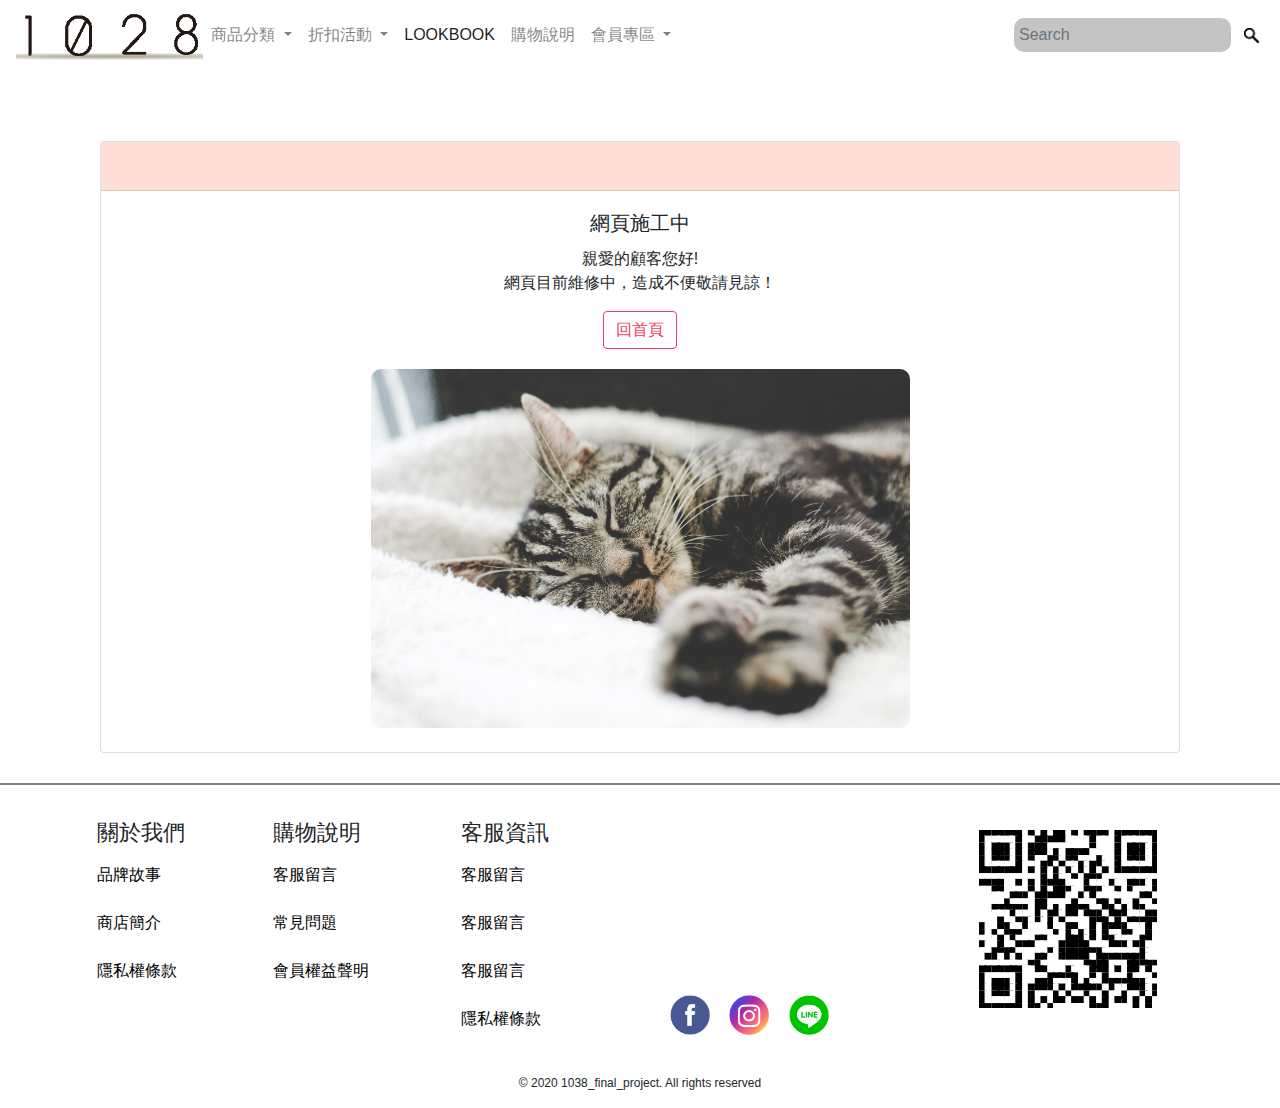
<file: s_product.html>
<!DOCTYPE html>
<!--[if lt IE 7]>      <html class="no-js lt-ie9 lt-ie8 lt-ie7"> <![endif]-->
<!--[if IE 7]>         <html class="no-js lt-ie9 lt-ie8"> <![endif]-->
<!--[if IE 8]>         <html class="no-js lt-ie9"> <![endif]-->
<!--[if gt IE 8]>      <html class="no-js"> <!--<![endif]-->
<html>

<head>
    <meta charset="utf-8">
    <meta http-equiv="X-UA-Compatible" content="IE=edge">
    <title></title>
    <meta name="description" content="">
    <meta name="viewport" content="width=device-width, initial-scale=1">
    <link rel="stylesheet" href="css/bootstrap-4.5.3-css/bootstrap.min.css">
    <link rel="stylesheet" href="css/style_Sproduct.css">
</head>

<body>
    <!--[if lt IE 7]>
            <p class="browsehappy">You are using an <strong>outdated</strong> browser. Please <a href="#">upgrade your browser</a> to improve your experience.</p>
        <![endif]-->

    <nav class="dif-nav navbar navbar-expand-lg navbar-light">

        <div class="logo">
            <a href="index.html"><img src="img/LOGO.jpg" alt=""></a>
            
        </div>

        <button class="navbar-toggler" type="button" data-toggle="collapse" data-target="#navbarSupportedContent"
            aria-controls="navbarSupportedContent" aria-expanded="false" aria-label="Toggle navigation">
            <span class="navbar-toggler-icon"></span>
        </button>
        <div class="collapse navbar-collapse" id="navbarSupportedContent">
            <ul class="navbar-nav mr-auto">
                <li class="nav-item dropdown">
                    <a class="nav-link dropdown-toggle" href="#" id="navbarDropdown" role="button"
                        data-toggle="dropdown" aria-haspopup="true" aria-expanded="false">
                        商品分類
                    </a>
                    <div class="dropdown-menu" aria-labelledby="navbarDropdown">
                        <a class="dropdown-item" href="product.html">❀底妝</a>
                        <a class="dropdown-item" href="">❀眼妝</a>
                        <a class="dropdown-item" href="#">❀唇頰</a>
                        <a class="dropdown-item" href="#">❀洗卸</a>
                        <a class="dropdown-item" href="#">❀保養</a>
                    </div>
                </li>
                <li class="nav-item dropdown">
                    <a class="nav-link dropdown-toggle" href="#" id="navbarDropdown" role="button"
                        data-toggle="dropdown" aria-haspopup="true" aria-expanded="false">
                        折扣活動
                    </a>
                    <div class="dropdown-menu" aria-labelledby="navbarDropdown">
                        <a class="dropdown-item" href="#">【12th生日慶🎂】天天搶$28</a>
                        <a class="dropdown-item" href="#">【限時搶購】全館滿額贈好禮</a>
                        <a class="dropdown-item" href="#">【12th 生日慶】加碼買再送！</a>
                        <a class="dropdown-item" href="#">【APP獨享】限量搶$99up</a>
                        <a class="dropdown-item" href="#">【可愛爆棚】泡泡先生系列</a>
                    </div>
                </li>
                <li class="nav-item active">
                    <a class="nav-link" href="#">LOOKBOOK <span class="sr-only">(current)</span></a>
                </li>
                <li class="nav-item">
                    <a class="nav-link" href="#">購物說明</a>
                </li>
                <li class="nav-item dropdown">
                    <a class="nav-link dropdown-toggle" href="#" id="navbarDropdown" role="button"
                        data-toggle="dropdown" aria-haspopup="true" aria-expanded="false">
                        會員專區
                    </a>
                    <div class="dropdown-menu" aria-labelledby="navbarDropdown">
                        <a class="dropdown-item" href="#">登錄</a>
                        <a class="dropdown-item" href="#">註冊</a>
                        <div class="dropdown-divider"></div>
                        <a class="dropdown-item" href="#">購物車(0)</a>
                        <a class="dropdown-item" href="#">心願清單心願清單(0)</a>
                    </div>
                </li>

            </ul>
            <form class="form-inline my-2 my-lg-0">
                <input class="dif-search form-control mr-sm-2" type="search" placeholder="Search" aria-label="Search">
                <a type="submit">
                    <img class="search" src="img/icon/search.png" alt="">
                </a>
                </input>
            </form>
    </nav>

    <div class="container">
        <div class="not-foundbox container">
            <div class="card">
                <div class="card-header">
                    <br>
                </div>
                <div class="card-body">
                  <h5 class="card-title">網頁施工中</h5>
                  <p class="card-text">親愛的顧客您好!<br>網頁目前維修中，造成不便敬請見諒！</p>
                  <a href="index.html" class="btn btn-primary">回首頁</a>
                </div>
            
            <div class="not-found-pic">
                <img src="img/notfound.jpg" alt="">
                <br>
            </div>
        </div>
            
        </div>
    </div>
    
    <div class="lineb"></div> 
    <div class="footer">
        <div class="container">
            <div class="row">
                <div class="col-6">
                    <table class="table table-borderless">
                        <thead>
                          <tr>
                            <th scope="col">關於我們</th>
                            <th scope="col">購物說明</th>
                            <th scope="col">客服資訊</th>
                          </tr>
                        </thead>
                        <tbody>
                          <tr>
                            <td><a href="#">品牌故事</a></td>
                            <td><a href="#">客服留言</a></td>
                            <td><a href="#">客服留言</a></td>
                          </tr>
                          <tr>
                            <td><a href="#">商店簡介</a></td>
                            <td><a href="#">常見問題</a></td>
                            <td><a href="#">客服留言</a></td>
                          </tr>
                          <tr>
                            <td><a href="#">隱私權條款</a></td>
                            <td><a href="#">會員權益聲明</a></td>
                            <td><a href="#">客服留言</a></td>
                          </tr>
                          <tr>
                            <td></td>
                            <td></td>
                            <td><a href="#">隱私權條款</a></td>
                          </tr>
                        </tbody>
                      </table>
                </div>
                <div class="col">
                    <div class="box box-ic">
                        <img class="icon icon1" src="img/icon/icon_fb.png" alt="">
                        <img class="icon" src="img/icon/icon_ig.png" alt="">
                        <img class="icon" src="img/icon/icon_line.png" alt="">
                    </div>
                </div>
                <div class="col">
                    <div class="box-1">
                         <img class="qr" src="img/QRcode.png" alt="">
                    </div>
                </div>
            </div>
            <div class="footer_text">
                <p> © 2020 1038_final_project. All rights reserved</p>
             </div>
        </div>
    </div>   
    <div class="lineb2"></div> 
    <div class="footer-for-480">
        <div class="row">
            <div class="col">
                <div class="box480">
                    <img class="icon480" src="img/icon/icon_fb.png" alt="">
                    <img class="icon480" src="img/icon/icon_ig.png" alt="">
                    <img class="icon480" src="img/icon/icon_line.png" alt="">
                </div>
            </div>
            <div class="col">
                <div class="box480-1">
                     <img class="qr" src="img/QRcode.png" alt="">
                </div>
            </div>
        </div>
        <div class="footer_text">
           <p> © 2020 1038_final_project. All rights reserved</p>
        </div>
    </div>
        <script src="js/slide.js"></script>
        <script src="https://code.jquery.com/jquery-3.4.1.slim.min.js"
            integrity="sha384-J6qa4849blE2+poT4WnyKhv5vZF5SrPo0iEjwBvKU7imGFAV0wwj1yYfoRSJoZ+n"
            crossorigin="anonymous"></script>
        <script src="https://cdn.jsdelivr.net/npm/popper.js@1.16.0/dist/umd/popper.min.js"
            integrity="sha384-Q6E9RHvbIyZFJoft+2mJbHaEWldlvI9IOYy5n3zV9zzTtmI3UksdQRVvoxMfooAo"
            crossorigin="anonymous"></script>
        <script src="https://stackpath.bootstrapcdn.com/bootstrap/4.4.1/js/bootstrap.min.js"
            integrity="sha384-wfSDF2E50Y2D1uUdj0O3uMBJnjuUD4Ih7YwaYd1iqfktj0Uod8GCExl3Og8ifwB6"
            crossorigin="anonymous"></script>
</body>

</html>
</file>
<file: css/style_Home.css>
body{
    padding: 0;
    margin: 0;
}
/* .container{
    border: tomato 1px solid;
    overflow: hidden;
}
.row{
    border: blue 1px solid;
}
.col{
    border: green 1px solid;
}
.col-6{
  border: pink 1px solid;
} */


/* nav bar */
.logo{
    
    width: 15%;
    height: auto;
}
.logo img{
    width: 100%;
    height: auto;
}
.search{
    margin: 5px;
    width: 15px;
    height: 15px;
}
.dif-search{
    padding: 5px;
    width: 40%;
    height: auto;
    border-radius: 10px 10px 10px 10px;
    background-color: #C4C4C4;
    border-style: none;
}
#dif-nav-link:hover{
    color: #EF3C5F;
}
#dif-nav-option:hover{
    color: #EF3C5F;
}
.nav-icon{
    width: 35px;
    height: 35px;
}
.nav-icon-section{
    position: absolute;
}


/* slide */
.slidebox{
  margin:0 auto;
  width: 90%;
}
.img-slider{
  position: relative;
  width: 100%;
  height: 520px;
  padding-left: 0;
}

.img-slider .slide{
  z-index: 1;
  position: absolute;
  width: 100%;
  clip-path: circle(0% at 0 50%);
}

.img-slider .slide.active{
  clip-path: circle(150% at 0 50%);
  transition: 2s;
  transition-property: clip-path;
}

.img-slider .slide img{
  z-index: 1;
  width: 100%;
}
.img-slider .navigation{
  z-index: 2;
  position: absolute;
  display: flex;
  bottom: 10px;
  left: 50%;
  transform: translateX(-50%);
}
.img-slider .navigation .dif-btn{
  background: rgba(255, 255, 255, 0.5);
  width: 12px;
  height: 12px;
  margin: 10px;
  border-radius: 50%;
  cursor: pointer;
}
.img-slider .navigation .dif-btn.active{
  background: #EF3C5F;
  box-shadow: 0 0 2px rgba(0, 0, 0, 0.5);
  
}

/* new product */
.line-con{
  margin-top: 20px;
}
.new-product img{
  margin:0 auto;
  width: 250px;
} 
 .like{
  width: 35px;
  /* margin-left: 285px;
  margin-top: -15px; */
}
.like img{
  width: 35px;
  height: 35px;

} 

/* line */
.line img{
  margin-top: 15px;
  width: 100%;
}
/* bottom img */
.bottom_img{
  margin-top: 30px;
  /* width: 100vw; */
  /* height: 400px; */
  /* background-color: grey;  */
  display: flex;
  flex-direction: row;
  flex-wrap: wrap;
  margin-left: 55px;
}
.bottom_img .box-btm{
  position: relative;
  width: 330px;
  height: 330px;
  /* background-color:#413b3c;  */
  margin: 8px;
  box-sizing: border-box;
  display: inline-block;
}
.bottom_img .box-btm img{
  width: 330px;
  height: 330px;
}
.bottom_img:hover .box-btm img{
  filter: blur(15px) brightness(.8);
  transform: scale(0.9);
}
.bottom_img .box-btm:hover img{
  filter: blur(0px);
  transform: scale(1.1);
 
}
/* footer */
.footer{
  /* border: red 1px solid; */
  margin: 0;
  padding: 0;
}
td a{
  color: black;
}
td a:hover{
  text-decoration: none;
  color:  #EF3C5F;
}
th{
  font-weight: normal;
  line-height: 12px;
  font-size: 22px;
}
.icon{
  margin: 0;
  margin-left: 15px;
  margin-top: 180px;
  width: 40px;
  height: 40px;
}
.box{
  top: 0;
  bottom: 0;
  right: 0;
  left: 0;
  margin: auto;
  /* border: blueviolet 1px solid; */
}
.box-1{
  top: 0;
  bottom: 0;
  right: 0;
  left: 0;
  margin: auto;
  /* border: blueviolet 1px solid; */
}
.qr{
  padding-top: 15px;
  display: block;
  margin: auto;
}
.footer-for-480{
  display: none;
}
.lineb{
  border: grey 1px solid;
  margin-top: 30px;
  margin-bottom: 30px;
}
.lineb-2{
  display: none;
}
.footer_text{
  margin-top: 15px;
  font-size: 12px;
  text-align: center;
}



/* rwd */
@media (max-width: 1200px){
  .img-slider{
    width: 80%;
    height: 400px;
  }
  .img-slider .slide img{
    z-index: 1;
    width: 100%;
  
  }
  .img-slider .navigation{
    bottom: 25px;
  }
  .img-slider .navigation .dif-btn{
    width: 10px;
    height: 10px;
    margin: 8px;
  }
  .middle-line{
    width: 100%;
  }
  .new-product img{
    width: 250px;
  }
.like{
  width: 35px;
  /* margin-left: 195px;
  margin-top: -20px; */
}
.like img{
  width: 35px;
  height: 35px;
}
.content h6{
 
  font-size: 18px;
  line-height: 20px;
}
.content p{

  font-size: 16px;
  line-height: 20px;
  margin: 0;
}
.bottom_img:hover .box-btm img{
  filter: blur(15px) brightness(.8);
  transform: scale(0.9);
}
.bottom_img .box-btm:hover img{
  filter: blur(0px);
  transform: scale(1.1);
}

}

@media (max-width: 786px){
  .img-slider{
    width: 80%;;
    height: 250px;
  }
  .img-slider .slide img{
    z-index: 1;
    width: 100%;
  }
  .img-slider .navigation{
    bottom: 15px;
  }
  .img-slider .navigation .dif-btn{
    width: 8px;
    height: 8px;
    margin: 6px;
  }
  .middle-line{
    width: 100%;
  }
  .new-product img{
    width: 220px;
    /* border: red 1px solid; */
    margin-left: 40px;
  }
  .like{
    width: 35px;
    /* margin-left: 205px;
    margin-top: -19px;  */
  }
  .like img{
    width: 35px;
    height: 35px;
  }
  .content h6{
    text-align: center;
    font-size: 16px;
    line-height: 20px;
  }
  .content p{
    text-align: center;
    font-size: 14px;
    line-height: 20px;
    margin: 0;
  }
  .bottom_img{
    margin-left: 40px;
  }
  .bottom_img .box-btm{
    position: relative;
    width: 200px;
    height: 200px;
    /* background-color:#413b3c;  */
    /* margin: 20px; */
    box-sizing: border-box;
    display: inline-block;
  }
  .bottom_img .box-btm img{
    width: 200px;
    height: 200px;
  }
  .bottom_img:hover .box-btm img{
    filter: blur(15px) brightness(.8);
    transform: scale(0.9);
  }
  .bottom_img .box-btm:hover img{
    filter: blur(0px);
    transform: scale(1.1);
  }
  td a{
    color: black;
    font-size: 12px;
  }
  td a:hover{
    text-decoration: none;
    color:  #EF3C5F;
  }
  th{
    font-weight: normal;
    line-height: 12px;
    font-size: 16px;
  }
  .qr{
    width: 100px;
  }
  .icon{
    margin: 0;
    /* margin-left: 15px; */
    /* margin-top: 30px; */
    width: 40px;
    height: 40px;
  }
  .box {
    margin-top: 180px;
    margin-left: 8px;
  }
  .box-1 {
    margin-top: 80px;

  }
}

@media (max-width: 480px){
  .img-slider{
    width: 100%;
    height: 200px;
  }
  .img-slider .navigation{
    bottom: 10px;
  }
  .img-slider .slide img{
    z-index: 1;
    width: 100%;
   
  }
  .middle-line{
    width: 100%;
  }
  .new-product img{
    width: 165px;
    margin: 0;
  }
  .like{
    /* width: 25px; */
    /* margin-left: 95px;
    margin-top: -15px; */
  }
  .like img{
    width: 25px;
    height: 25px;
  }
  .content h6{
    font-size: 16px;
    line-height: 20px;
  }
  .content p{
    font-size: 14px;
    line-height: 20px;
    margin: 0;
  }
  .bottom_img{
    margin: 0;
  }
  .bottom_img .box-btm{
    position: relative;
    width: 120px;
    height: 120px;
    /* background-color:#413b3c;  */
    /* margin: 20px; */
    box-sizing: border-box;
    display: inline-block;
  }
  .bottom_img .box-btm img{
    width: 120px;
    height: 120px;
  }
  .bottom_img:hover .box-btm img{
    filter: blur(15px) brightness(.8);
    transform: scale(0.9);
  }
  .bottom_img .box-btm:hover img{
    filter: blur(0px);
    transform: scale(1.1);
  }
  .footer{
    display: none;
  }
  .footer-for-480{
    display: block;
  }
  .icon480{
    margin: 0;
    margin-left: 15px;
    width: 40px;
    height: 40px;
    margin-top: 40px;
  }
  .box480{
    top: 0;
    bottom: 0;
    right: 0;
    left: 0;
    margin: auto;
    
  }
  .box480-1{
    top: 0;
    bottom: 0;
    right: 0;
    left: 0;
    margin: auto;
    /* border: blueviolet 1px solid; */
  }
  .qr{
    margin-bottom: 5px;
    display: block;
    margin: auto;
  }
  .lineb{
    display: none;
  }
  .lineb2{
    margin-top: 10px;
    margin-bottom: 10px;
    border: grey 1px solid;
  }
  .footer_text{
    margin-top: 15px;
    font-size: 8px;
    text-align: center;
  }
}
</file>
<file: css/style_lookbook.css>
body{
    padding: 0;
    margin: 0;
}
/* .container{
    border: tomato 1px solid;
    overflow: hidden;
}
.row{
    border: blue 1px solid;
}
.col{
    border: green 1px solid;
}
.col-6{
  border: pink 1px solid;
}   */


/* coverphoto */

.cover{
    width: 75%;
    display: block;
    margin: auto;
}
/* middle line */
.mid-line{
    width: 90%;
    display: block;
    margin: auto;
}
/* lookbook */
.lb{
    width: 70%;
    display: block;
    margin: auto;
}



/* nav bar */
.logo{
    
    width: 15%;
    height: auto;
}
.logo img{
    width: 100%;
    height: auto;
}
.search{
    margin: 5px;
    width: 15px;
    height: 15px;
}
.dif-search{
    padding: 5px;
    width: 40%;
    height: auto;
    border-radius: 10px 10px 10px 10px;
    background-color: #C4C4C4;
    border-style: none;
}
#dif-nav-link:hover{
    color: #EF3C5F;
}
#dif-nav-option:hover{
    color: #EF3C5F;
}
.nav-icon{
    width: 35px;
    height: 35px;
}
.nav-icon-section{
    position: absolute;
}




/* footer */
.footer{
  /* border: red 1px solid; */
  margin: 0;
  padding: 0;
}
td a{
  color: black;
}
td a:hover{
  text-decoration: none;
  color:  #EF3C5F;
}
th{
  font-weight: normal;
  line-height: 12px;
  font-size: 22px;
}
.icon{
  margin: 0;
  margin-left: 15px;
  margin-top: 180px;
  width: 40px;
  height: 40px;
}
.box{
  top: 0;
  bottom: 0;
  right: 0;
  left: 0;
  margin: auto;
  /* border: blueviolet 1px solid; */
}
.box-1{
  top: 0;
  bottom: 0;
  right: 0;
  left: 0;
  margin: auto;
  /* border: blueviolet 1px solid; */
}
.qr{
  padding-top: 15px;
  display: block;
  margin: auto;
}
.footer-for-480{
  display: none;
}
.lineb{
  border: grey 1px solid;
  margin-top: 30px;
  margin-bottom: 30px;
}
.lineb-2{
  display: none;
}
.footer_text{
  margin-top: 15px;
  font-size: 12px;
  text-align: center;
}



/* rwd */
@media (max-width: 1200px){
  .img-slider{
    width: 80%;
    height: 400px;
  }
  .img-slider .slide img{
    z-index: 1;
    width: 100%;
  
  }
  .img-slider .navigation{
    bottom: 25px;
  }
  .img-slider .navigation .dif-btn{
    width: 10px;
    height: 10px;
    margin: 8px;
  }
  .middle-line{
    width: 100%;
  }
  .new-product img{
    width: 250px;
  }
.like{
  width: 35px;
  /* margin-left: 195px;
  margin-top: -20px; */
}
.like img{
  width: 35px;
  height: 35px;
}
.content h6{
 
  font-size: 18px;
  line-height: 20px;
}
.content p{

  font-size: 16px;
  line-height: 20px;
  margin: 0;
}
.bottom_img:hover .box-btm img{
  filter: blur(15px) brightness(.8);
  transform: scale(0.9);
}
.bottom_img .box-btm:hover img{
  filter: blur(0px);
  transform: scale(1.1);
}

}

@media (max-width: 786px){
  .img-slider{
    width: 80%;;
    height: 250px;
  }
  .img-slider .slide img{
    z-index: 1;
    width: 100%;
  }
  .img-slider .navigation{
    bottom: 15px;
  }
  .img-slider .navigation .dif-btn{
    width: 8px;
    height: 8px;
    margin: 6px;
  }
  .middle-line{
    width: 100%;
  }
  .new-product img{
    width: 220px;
    /* border: red 1px solid; */
    margin-left: 40px;
  }
  .like{
    width: 35px;
    /* margin-left: 205px;
    margin-top: -19px;  */
  }
  .like img{
    width: 35px;
    height: 35px;
  }
  .content h6{
    text-align: center;
    font-size: 16px;
    line-height: 20px;
  }
  .content p{
    text-align: center;
    font-size: 14px;
    line-height: 20px;
    margin: 0;
  }
  .bottom_img{
    margin-left: 40px;
  }
  .bottom_img .box-btm{
    position: relative;
    width: 200px;
    height: 200px;
    /* background-color:#413b3c;  */
    /* margin: 20px; */
    box-sizing: border-box;
    display: inline-block;
  }
  .bottom_img .box-btm img{
    width: 200px;
    height: 200px;
  }
  .bottom_img:hover .box-btm img{
    filter: blur(15px) brightness(.8);
    transform: scale(0.9);
  }
  .bottom_img .box-btm:hover img{
    filter: blur(0px);
    transform: scale(1.1);
  }
  td a{
    color: black;
    font-size: 12px;
  }
  td a:hover{
    text-decoration: none;
    color:  #EF3C5F;
  }
  th{
    font-weight: normal;
    line-height: 12px;
    font-size: 16px;
  }
  .qr{
    width: 100px;
  }
  .icon{
    margin: 0;
    /* margin-left: 15px; */
    /* margin-top: 30px; */
    width: 40px;
    height: 40px;
  }
  .box {
    margin-top: 180px;
    margin-left: 8px;
  }
  .box-1 {
    margin-top: 80px;

  }
}

@media (max-width: 480px){
  .img-slider{
    width: 100%;
    height: 200px;
  }
  .img-slider .navigation{
    bottom: 10px;
  }
  .img-slider .slide img{
    z-index: 1;
    width: 100%;
   
  }
  .middle-line{
    width: 100%;
  }
  .new-product img{
    width: 165px;
    margin: 0;
  }
  .like{
    /* width: 25px; */
    /* margin-left: 95px;
    margin-top: -15px; */
  }
  .like img{
    width: 25px;
    height: 25px;
  }
  .content h6{
    font-size: 16px;
    line-height: 20px;
  }
  .content p{
    font-size: 14px;
    line-height: 20px;
    margin: 0;
  }
  .bottom_img{
    margin: 0;
  }
  .bottom_img .box-btm{
    position: relative;
    width: 120px;
    height: 120px;
    /* background-color:#413b3c;  */
    /* margin: 20px; */
    box-sizing: border-box;
    display: inline-block;
  }
  .bottom_img .box-btm img{
    width: 120px;
    height: 120px;
  }
  .bottom_img:hover .box-btm img{
    filter: blur(15px) brightness(.8);
    transform: scale(0.9);
  }
  .bottom_img .box-btm:hover img{
    filter: blur(0px);
    transform: scale(1.1);
  }
  .footer{
    display: none;
  }
  .footer-for-480{
    display: block;
  }
  .icon480{
    margin: 0;
    margin-left: 15px;
    width: 40px;
    height: 40px;
    margin-top: 40px;
  }
  .box480{
    top: 0;
    bottom: 0;
    right: 0;
    left: 0;
    margin: auto;
    
  }
  .box480-1{
    top: 0;
    bottom: 0;
    right: 0;
    left: 0;
    margin: auto;
    /* border: blueviolet 1px solid; */
  }
  .qr{
    margin-bottom: 5px;
    display: block;
    margin: auto;
  }
  .lineb{
    display: none;
  }
  .lineb2{
    margin-top: 10px;
    margin-bottom: 10px;
    border: grey 1px solid;
  }
  .footer_text{
    margin-top: 15px;
    font-size: 8px;
    text-align: center;
  }
}
</file>
<file: css/style_notice.css>
body{
    padding: 0;
    margin: 0;
}
 /* .container{
    border: tomato 1px solid;
    overflow: hidden;
}
.row{
    border: blue 1px solid;
}
.col{
    border: green 1px solid;
}
.col-6{
  border: pink 1px solid;
}    */

/* notice */
.notice-line{
width: 100vw;
height: 110px;
margin-bottom: 50px;
background: radial-gradient(100% 12388.66% at 0% 50.43%, #F4BABA 0%, #FFE7DA 100%);
}
h3{
    padding-top: 43px;
    text-align: center;
}
h4{
    display: none;
}


/* nav bar */
.logo{
    
    width: 15%;
    height: auto;
}
.logo img{
    width: 100%;
    height: auto;
}
.search{
    margin: 5px;
    width: 15px;
    height: 15px;
}
.dif-search{
    padding: 5px;
    width: 40%;
    height: auto;
    border-radius: 10px 10px 10px 10px;
    background-color: #C4C4C4;
    border-style: none;
}
#dif-nav-link:hover{
    color: #EF3C5F;
}
#dif-nav-option:hover{
    color: #EF3C5F;
}
.nav-icon{
    width: 35px;
    height: 35px;
}
.nav-icon-section{
    position: absolute;
}

.card{
    border: gray 1px solid;
}
.card-header{
    background-color: #FFDED6;
   
}
.btn{
    color: #000;
    font-size: 18px;
}
.btn:hover{
    color: #EF3C5F;
}


/* footer */
.footer{
  /* border: red 1px solid; */
  margin: 0;
  padding: 0;
}
td a{
  color: black;
}
td a:hover{
  text-decoration: none;
  color:  #EF3C5F;
}
th{
  font-weight: normal;
  line-height: 12px;
  font-size: 22px;
}
.icon{
  margin: 0;
  margin-left: 15px;
  margin-top: 180px;
  width: 40px;
  height: 40px;
}
.box{
  top: 0;
  bottom: 0;
  right: 0;
  left: 0;
  margin: auto;
  /* border: blueviolet 1px solid; */
}
.box-1{
  top: 0;
  bottom: 0;
  right: 0;
  left: 0;
  margin: auto;
  /* border: blueviolet 1px solid; */
}
.qr{
  padding-top: 15px;
  display: block;
  margin: auto;
}
.footer-for-480{
  display: none;
}
.lineb{
  border: grey 1px solid;
  margin-top: 30px;
  margin-bottom: 30px;
}
.lineb-2{
  display: none;
}
.footer_text{
  margin-top: 15px;
  font-size: 12px;
  text-align: center;
}



/* rwd */
@media (max-width: 1200px){
  .img-slider{
    width: 80%;
    height: 400px;
  }
  .img-slider .slide img{
    z-index: 1;
    width: 100%;
  
  }
  .img-slider .navigation{
    bottom: 25px;
  }
  .img-slider .navigation .dif-btn{
    width: 10px;
    height: 10px;
    margin: 8px;
  }
  .middle-line{
    width: 100%;
  }
  .new-product img{
    width: 250px;
  }
.like{
  width: 35px;
  /* margin-left: 195px;
  margin-top: -20px; */
}
.like img{
  width: 35px;
  height: 35px;
}
.content h6{
 
  font-size: 18px;
  line-height: 20px;
}
.content p{

  font-size: 16px;
  line-height: 20px;
  margin: 0;
}
.bottom_img:hover .box-btm img{
  filter: blur(15px) brightness(.8);
  transform: scale(0.9);
}
.bottom_img .box-btm:hover img{
  filter: blur(0px);
  transform: scale(1.1);
}

}

@media (max-width: 786px){
  .img-slider{
    width: 80%;;
    height: 250px;
  }
  .img-slider .slide img{
    z-index: 1;
    width: 100%;
  }
  .img-slider .navigation{
    bottom: 15px;
  }
  .img-slider .navigation .dif-btn{
    width: 8px;
    height: 8px;
    margin: 6px;
  }
  .middle-line{
    width: 100%;
  }
  .new-product img{
    width: 220px;
    /* border: red 1px solid; */
    margin-left: 40px;
  }
  .like{
    width: 35px;
    /* margin-left: 205px;
    margin-top: -19px;  */
  }
  .like img{
    width: 35px;
    height: 35px;
  }
  .content h6{
    text-align: center;
    font-size: 16px;
    line-height: 20px;
  }
  .content p{
    text-align: center;
    font-size: 14px;
    line-height: 20px;
    margin: 0;
  }
  .bottom_img{
    margin-left: 40px;
  }
  .bottom_img .box-btm{
    position: relative;
    width: 200px;
    height: 200px;
    /* background-color:#413b3c;  */
    /* margin: 20px; */
    box-sizing: border-box;
    display: inline-block;
  }
  .bottom_img .box-btm img{
    width: 200px;
    height: 200px;
  }
  .bottom_img:hover .box-btm img{
    filter: blur(15px) brightness(.8);
    transform: scale(0.9);
  }
  .bottom_img .box-btm:hover img{
    filter: blur(0px);
    transform: scale(1.1);
  }
  td a{
    color: black;
    font-size: 12px;
  }
  td a:hover{
    text-decoration: none;
    color:  #EF3C5F;
  }
  th{
    font-weight: normal;
    line-height: 12px;
    font-size: 16px;
  }
  .qr{
    width: 100px;
  }
  .icon{
    margin: 0;
    /* margin-left: 15px; */
    /* margin-top: 30px; */
    width: 40px;
    height: 40px;
  }
  .box {
    margin-top: 180px;
    margin-left: 8px;
  }
  .box-1 {
    margin-top: 80px;

  }
  .notice-line{
    height: 100px;
    margin-bottom: 50px;
   }
   h3{
    padding-top: 33px;
    text-align: center;
}
}

@media (max-width: 480px){
  .img-slider{
    width: 100%;
    height: 200px;
  }
  .img-slider .navigation{
    bottom: 10px;
  }
  .img-slider .slide img{
    z-index: 1;
    width: 100%;
   
  }
  .middle-line{
    width: 100%;
  }
  .new-product img{
    width: 165px;
    margin: 0;
  }
  .like{
    /* width: 25px; */
    /* margin-left: 95px;
    margin-top: -15px; */
  }
  .like img{
    width: 25px;
    height: 25px;
  }
  .content h6{
    font-size: 16px;
    line-height: 20px;
  }
  .content p{
    font-size: 14px;
    line-height: 20px;
    margin: 0;
  }
  .bottom_img{
    margin: 0;
  }
  .bottom_img .box-btm{
    position: relative;
    width: 120px;
    height: 120px;
    /* background-color:#413b3c;  */
    /* margin: 20px; */
    box-sizing: border-box;
    display: inline-block;
  }
  .bottom_img .box-btm img{
    width: 120px;
    height: 120px;
  }
  .bottom_img:hover .box-btm img{
    filter: blur(15px) brightness(.8);
    transform: scale(0.9);
  }
  .bottom_img .box-btm:hover img{
    filter: blur(0px);
    transform: scale(1.1);
  }
  .footer{
    display: none;
  }
  .footer-for-480{
    display: block;
  }
  .icon480{
    margin: 0;
    margin-left: 15px;
    width: 40px;
    height: 40px;
    margin-top: 40px;
  }
  .box480{
    top: 0;
    bottom: 0;
    right: 0;
    left: 0;
    margin: auto;
    
  }
  .box480-1{
    top: 0;
    bottom: 0;
    right: 0;
    left: 0;
    margin: auto;
    /* border: blueviolet 1px solid; */
  }
  .qr{
    margin-bottom: 5px;
    display: block;
    margin: auto;
  }
  .lineb{
    display: none;
  }
  .lineb2{
    margin-top: 10px;
    margin-bottom: 10px;
    border: grey 1px solid;
  }
  .footer_text{
    margin-top: 15px;
    font-size: 8px;
    text-align: center;
  }
  .notice-line{
    height: 80px;
    margin-bottom: 30px;
   }
   h3{
    display: none;
}
    h4{
        display: block;
        padding-top: 27px;
        text-align: center;
}
    }

}
</file>
<file: css/style_Sproduct.css>
body{
    padding: 0;
    margin: 0;
}
/* .container{
    border: tomato 1px solid;
    overflow: hidden;
}
.row{
    border: blue 1px solid;
}
.col{
    border: green 1px solid;
}
.col-6{
  border: pink 1px solid;
}    */


/* not-found */
.not-foundbox{
    padding-top: 30px;
    /* border: green 1px solid; */
    display: block;
    margin: auto;
}
.not-found-pic img{
    width: 50%;
    display: block;
    margin: auto;
    /* padding-top: 10px; */
    border-radius: 10px;
}
/* not found card */
.card{
    margin-top: 40px;
}
.card-body{
    display: block;
    margin: auto;
    text-align: center;
    width: 50%;
}
.card-header{
    background-color: #FFDED6;
}
.btn-primary{
    background-color: #fff;
    border: #EF3C5F 1px solid;
    color: #EF3C5F;
}
.btn-primary:hover{
    background-color: #EF3C5F;
    border: #EF3C5F 1px solid;
    color: #fff;
}




/* nav bar */
.logo{
    
    width: 15%;
    height: auto;
}
.logo img{
    width: 100%;
    height: auto;
}
.search{
    margin: 5px;
    width: 15px;
    height: 15px;
}
.dif-search{
    padding: 5px;
    width: 40%;
    height: auto;
    border-radius: 10px 10px 10px 10px;
    background-color: #C4C4C4;
    border-style: none;
}
#dif-nav-link:hover{
    color: #EF3C5F;
}
#dif-nav-option:hover{
    color: #EF3C5F;
}
.nav-icon{
    width: 35px;
    height: 35px;
}
.nav-icon-section{
    position: absolute;
}




/* footer */
.footer{
  /* border: red 1px solid; */
  margin: 0;
  padding: 0;
}
td a{
  color: black;
}
td a:hover{
  text-decoration: none;
  color:  #EF3C5F;
}
th{
  font-weight: normal;
  line-height: 12px;
  font-size: 22px;
}
.icon{
  margin: 0;
  margin-left: 15px;
  margin-top: 180px;
  width: 40px;
  height: 40px;
}
.box{
  top: 0;
  bottom: 0;
  right: 0;
  left: 0;
  margin: auto;
  /* border: blueviolet 1px solid; */
}
.box-1{
  top: 0;
  bottom: 0;
  right: 0;
  left: 0;
  margin: auto;
  /* border: blueviolet 1px solid; */
}
.qr{
  padding-top: 15px;
  display: block;
  margin: auto;
}
.footer-for-480{
  display: none;
}
.lineb{
  border: grey 1px solid;
  margin-top: 30px;
  margin-bottom: 30px;
}
.lineb-2{
  display: none;
}
.footer_text{
  margin-top: 15px;
  font-size: 12px;
  text-align: center;
}



/* rwd */
@media (max-width: 1200px){
  .img-slider{
    width: 80%;
    height: 400px;
  }
  .img-slider .slide img{
    z-index: 1;
    width: 100%;
  
  }
  .img-slider .navigation{
    bottom: 25px;
  }
  .img-slider .navigation .dif-btn{
    width: 10px;
    height: 10px;
    margin: 8px;
  }
  .middle-line{
    width: 100%;
  }
  .new-product img{
    width: 250px;
  }
.like{
  width: 35px;
  /* margin-left: 195px;
  margin-top: -20px; */
}
.like img{
  width: 35px;
  height: 35px;
}
.content h6{
 
  font-size: 18px;
  line-height: 20px;
}
.content p{

  font-size: 16px;
  line-height: 20px;
  margin: 0;
}
.bottom_img:hover .box-btm img{
  filter: blur(15px) brightness(.8);
  transform: scale(0.9);
}
.bottom_img .box-btm:hover img{
  filter: blur(0px);
  transform: scale(1.1);
}

}

@media (max-width: 786px){
  .img-slider{
    width: 80%;;
    height: 250px;
  }
  .img-slider .slide img{
    z-index: 1;
    width: 100%;
  }
  .img-slider .navigation{
    bottom: 15px;
  }
  .img-slider .navigation .dif-btn{
    width: 8px;
    height: 8px;
    margin: 6px;
  }
  .middle-line{
    width: 100%;
  }
  .new-product img{
    width: 220px;
    /* border: red 1px solid; */
    margin-left: 40px;
  }
  .like{
    width: 35px;
    /* margin-left: 205px;
    margin-top: -19px;  */
  }
  .like img{
    width: 35px;
    height: 35px;
  }
  .content h6{
    text-align: center;
    font-size: 16px;
    line-height: 20px;
  }
  .content p{
    text-align: center;
    font-size: 14px;
    line-height: 20px;
    margin: 0;
  }
  .bottom_img{
    margin-left: 40px;
  }
  .bottom_img .box-btm{
    position: relative;
    width: 200px;
    height: 200px;
    /* background-color:#413b3c;  */
    /* margin: 20px; */
    box-sizing: border-box;
    display: inline-block;
  }
  .bottom_img .box-btm img{
    width: 200px;
    height: 200px;
  }
  .bottom_img:hover .box-btm img{
    filter: blur(15px) brightness(.8);
    transform: scale(0.9);
  }
  .bottom_img .box-btm:hover img{
    filter: blur(0px);
    transform: scale(1.1);
  }
  td a{
    color: black;
    font-size: 12px;
  }
  td a:hover{
    text-decoration: none;
    color:  #EF3C5F;
  }
  th{
    font-weight: normal;
    line-height: 12px;
    font-size: 16px;
  }
  .qr{
    width: 100px;
  }
  .icon{
    margin: 0;
    /* margin-left: 15px; */
    /* margin-top: 30px; */
    width: 40px;
    height: 40px;
  }
  .box {
    margin-top: 180px;
    margin-left: 8px;
  }
  .box-1 {
    margin-top: 80px;

  }
  .not-found-pic img{
    width: 90%;
    display: block;
    margin: auto;
}
}

@media (max-width: 480px){
  .img-slider{
    width: 100%;
    height: 200px;
  }
  .img-slider .navigation{
    bottom: 10px;
  }
  .img-slider .slide img{
    z-index: 1;
    width: 100%;
   
  }
  .middle-line{
    width: 100%;
  }
  .new-product img{
    width: 165px;
    margin: 0;
  }
  .like{
    /* width: 25px; */
    /* margin-left: 95px;
    margin-top: -15px; */
  }
  .like img{
    width: 25px;
    height: 25px;
  }
  .content h6{
    font-size: 16px;
    line-height: 20px;
  }
  .content p{
    font-size: 14px;
    line-height: 20px;
    margin: 0;
  }
  .bottom_img{
    margin: 0;
  }
  .bottom_img .box-btm{
    position: relative;
    width: 120px;
    height: 120px;
    /* background-color:#413b3c;  */
    /* margin: 20px; */
    box-sizing: border-box;
    display: inline-block;
  }
  .bottom_img .box-btm img{
    width: 120px;
    height: 120px;
  }
  .bottom_img:hover .box-btm img{
    filter: blur(15px) brightness(.8);
    transform: scale(0.9);
  }
  .bottom_img .box-btm:hover img{
    filter: blur(0px);
    transform: scale(1.1);
  }
  .footer{
    display: none;
  }
  .footer-for-480{
    display: block;
  }
  .icon480{
    margin: 0;
    margin-left: 15px;
    width: 40px;
    height: 40px;
    margin-top: 40px;
  }
  .box480{
    top: 0;
    bottom: 0;
    right: 0;
    left: 0;
    margin: auto;
    
  }
  .box480-1{
    top: 0;
    bottom: 0;
    right: 0;
    left: 0;
    margin: auto;
    /* border: blueviolet 1px solid; */
  }
  .qr{
    margin-bottom: 5px;
    display: block;
    margin: auto;
  }
  .lineb{
    display: none;
  }
  .lineb2{
    margin-top: 10px;
    margin-bottom: 10px;
    border: grey 1px solid;
  }
  .footer_text{
    margin-top: 15px;
    font-size: 8px;
    text-align: center;
  }
}
</file>
